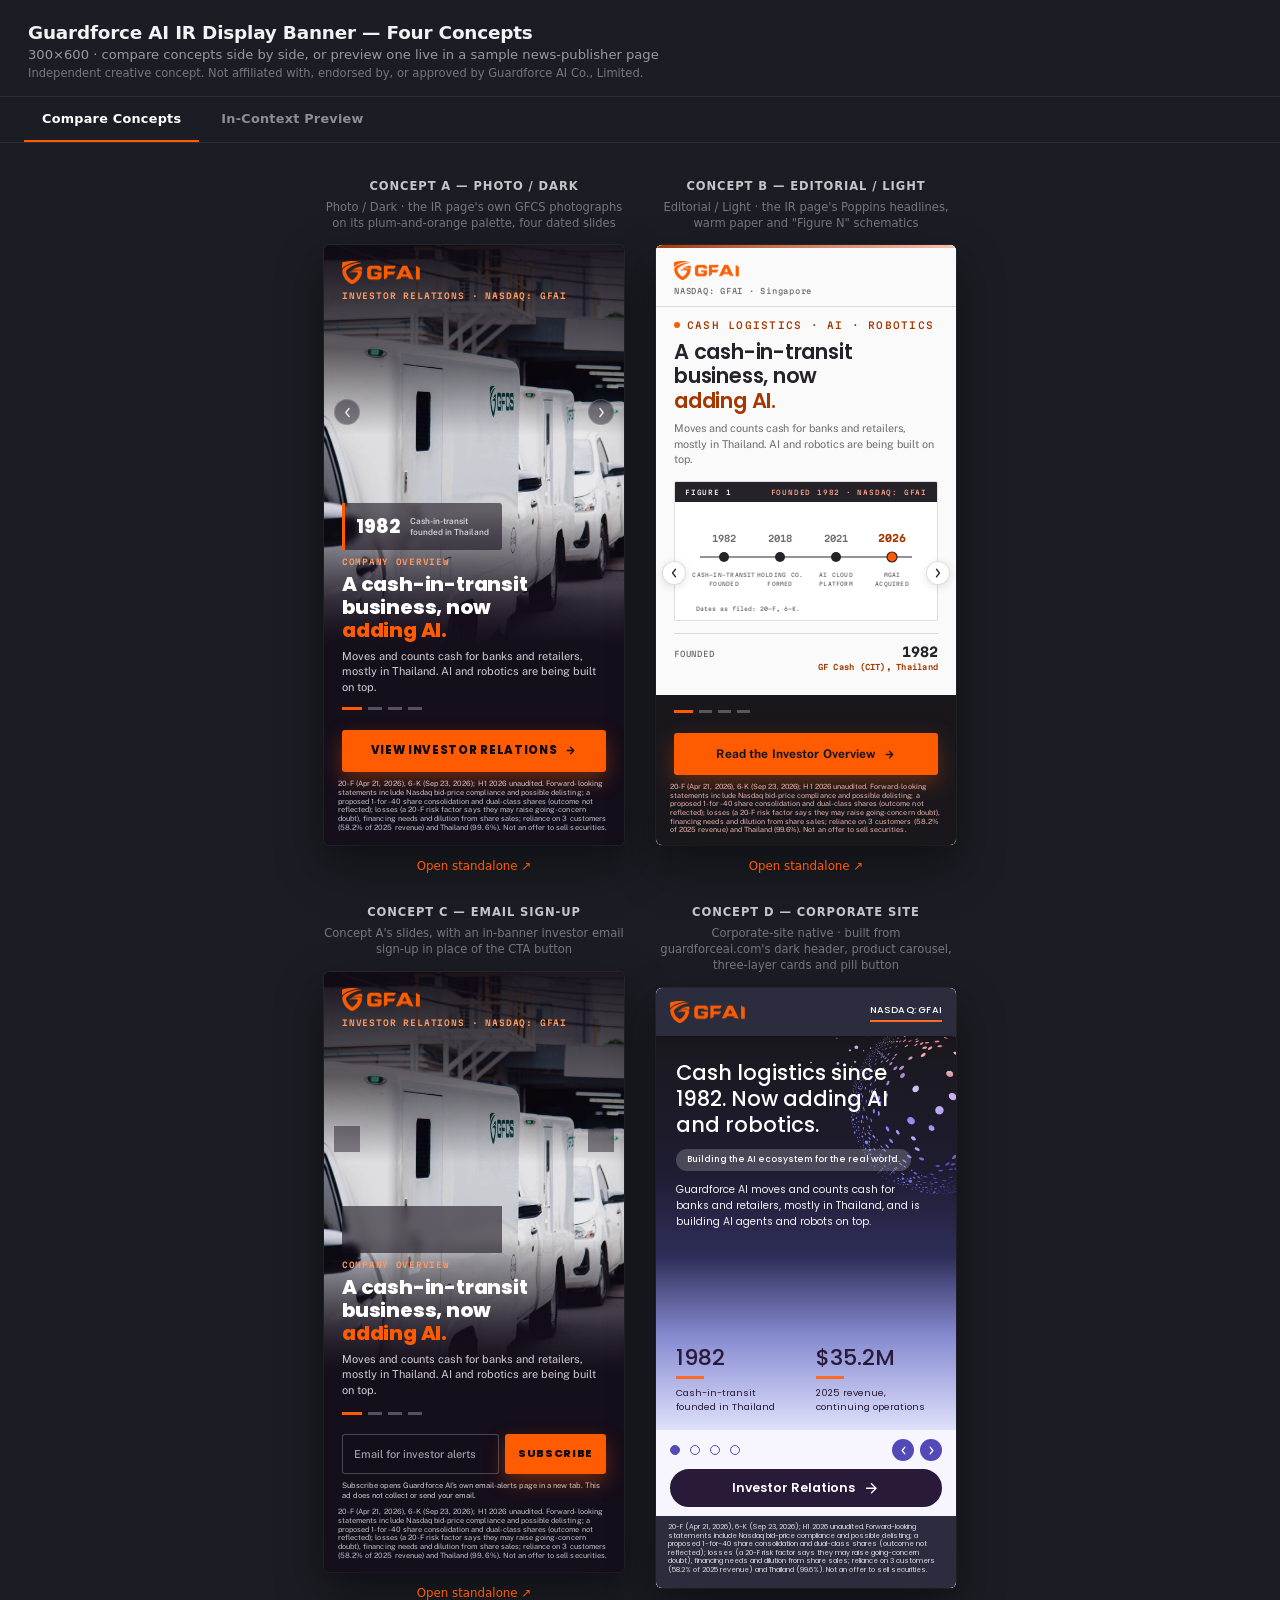
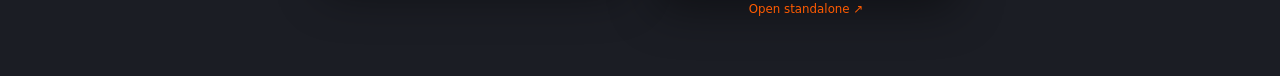
<file: index.html>
<!DOCTYPE html>
<html lang="en">
<head>
<meta name="robots" content="noindex,nofollow">
<meta charset="UTF-8">
<meta name="viewport" content="width=device-width,initial-scale=1">
<meta name="ir-banner-company" content="Guardforce AI Co., Limited">
<link rel="icon" href="data:,">
<title>Guardforce AI IR Banner — Concept Comparison</title>
<style>
  :root { --ui-accent:#ff5b00; }
  * { margin:0; padding:0; box-sizing:border-box; }
  html, body {
    height:100%;
    background:#1b1d24;
    font-family:-apple-system, BlinkMacSystemFont, 'Segoe UI', system-ui, sans-serif;
    color:#f2f3f5;
  }
  header {
    padding:22px 28px 16px;
    border-bottom:1px solid rgba(255,255,255,0.08);
  }
  header h1 { font-size:1.15rem; font-weight:700; letter-spacing:-0.01em; }
  header p { margin-top:4px; font-size:0.82rem; color:rgba(255,255,255,0.55); }
  header p.pitch-note { font-size:0.72rem; color:rgba(255,255,255,0.4); }

  /* ---- tabs ---- */
  .tabs {
    display:flex;
    gap:4px;
    padding:0 24px;
    border-bottom:1px solid rgba(255,255,255,0.08);
  }
  .tab-btn {
    background:none;
    border:0;
    font-family:inherit;
    color:rgba(255,255,255,0.5);
    font-size:0.8rem;
    font-weight:700;
    letter-spacing:0.02em;
    padding:14px 18px;
    cursor:pointer;
    border-bottom:2px solid transparent;
    transition:color 0.15s ease;
  }
  .tab-btn:hover { color:rgba(255,255,255,0.8); }
  .tab-btn.active { color:#fff; border-bottom-color:var(--ui-accent); }
  .tab-panel { display:none; }
  .tab-panel.active { display:block; }

  main {
    display:flex;
    flex-wrap:wrap;
    gap:32px;
    justify-content:center;
    padding:36px 24px 60px;
  }
  /* four 300px frames need about 1344px of width; below that, wrap 2 + 2 rather than 3 + 1 */
  @media (max-width:1343px) { main { max-width:700px; margin:0 auto; } }
  .col { display:flex; flex-direction:column; align-items:center; gap:14px; }
  .col h2 {
    font-size:0.72rem;
    font-weight:700;
    letter-spacing:0.08em;
    text-transform:uppercase;
    color:rgba(255,255,255,0.75);
  }
  .col .tag {
    max-width:300px;
    min-height:2.8em;
    font-size:0.72rem;
    line-height:1.4;
    text-align:center;
    color:rgba(255,255,255,0.4);
    margin-top:-8px;
  }
  .frame-wrap {
    width:300px;
    height:600px;
    border-radius:6px;
    overflow:hidden;
    box-shadow:0 20px 48px rgba(0,0,0,0.45), 0 0 0 1px rgba(255,255,255,0.06);
    background:#000;
  }
  iframe { width:300px; height:600px; border:0; display:block; }
  .col a {
    font-size:0.74rem;
    color:var(--ui-accent);
    text-decoration:none;
  }
  .col a:hover { text-decoration:underline; }

  /* ---- in-context preview panel ---- */
  .preview-intro {
    text-align:center;
    padding:28px 24px 0;
  }
  .preview-intro p {
    font-size:0.82rem;
    color:rgba(255,255,255,0.55);
    max-width:560px;
    margin:0 auto;
  }
  .concept-switch {
    display:flex;
    flex-wrap:wrap;
    gap:10px;
    justify-content:center;
    padding:18px 24px 0;
  }
  .concept-btn {
    background:rgba(255,255,255,0.06);
    border:1px solid rgba(255,255,255,0.14);
    color:rgba(255,255,255,0.65);
    font-family:inherit;
    font-size:0.76rem;
    font-weight:700;
    letter-spacing:0.02em;
    padding:9px 16px;
    border-radius:20px;
    cursor:pointer;
    transition:all 0.15s ease;
  }
  .concept-btn:hover { border-color:rgba(255,255,255,0.3); }
  .concept-btn.active { background:var(--ui-accent); border-color:var(--ui-accent); color:#0c1015; }

  .preview-wrap {
    max-width:1180px;
    margin:24px auto 12px;
    padding:0 24px;
  }
  .preview-frame-outer {
    border-radius:6px;
    overflow:hidden;
    box-shadow:0 20px 48px rgba(0,0,0,0.45), 0 0 0 1px rgba(255,255,255,0.06);
  }
  #preview-iframe {
    width:100%;
    height:950px;
    border:0;
    display:block;
    background:#fff;
  }
  .preview-footer {
    text-align:center;
    padding:14px 24px 60px;
  }
  .preview-footer a {
    font-size:0.74rem;
    color:var(--ui-accent);
    text-decoration:none;
  }
  .preview-footer a:hover { text-decoration:underline; }
</style>
</head>
<body>

<header>
  <h1>Guardforce AI IR Display Banner — Four Concepts</h1>
  <p>300×600 · compare concepts side by side, or preview one live in a sample news-publisher page</p>
  <p class="pitch-note">Independent creative concept. Not affiliated with, endorsed by, or approved by Guardforce AI Co., Limited.</p>
</header>

<div class="tabs">
  <button type="button" class="tab-btn active" data-tab="compare">Compare Concepts</button>
  <button type="button" class="tab-btn" data-tab="preview">In-Context Preview</button>
</div>

<section class="tab-panel active" id="tab-compare">
  <main>
    <div class="col">
      <h2>Concept A — Photo / Dark</h2>
      <span class="tag">Photo / Dark · the IR page&#x27;s own GFCS photographs on its plum-and-orange palette, four dated slides</span>
      <div class="frame-wrap">
        <iframe src="concept-a-photo/index.html" title="Guardforce AI banner — photo concept"></iframe>
      </div>
      <a href="concept-a-photo/index.html" target="_blank" rel="noopener">Open standalone ↗</a>
    </div>

    <div class="col">
      <h2>Concept B — Editorial / Light</h2>
      <span class="tag">Editorial / Light · the IR page&#x27;s Poppins headlines, warm paper and &quot;Figure N&quot; schematics</span>
      <div class="frame-wrap">
        <iframe src="concept-b-editorial/index.html" title="Guardforce AI banner — editorial concept"></iframe>
      </div>
      <a href="concept-b-editorial/index.html" target="_blank" rel="noopener">Open standalone ↗</a>
    </div>

    <div class="col">
      <h2>Concept C — Email Sign-up</h2>
      <span class="tag">Concept A&#x27;s slides, with an in-banner investor email sign-up in place of the CTA button</span>
      <div class="frame-wrap">
        <iframe src="concept-c-dashboard/index.html" title="Guardforce AI banner — email sign-up concept"></iframe>
      </div>
      <a href="concept-c-dashboard/index.html" target="_blank" rel="noopener">Open standalone ↗</a>
    </div>

    <div class="col">
      <h2>Concept D — Corporate Site</h2>
      <span class="tag">Corporate-site native · built from guardforceai.com&#x27;s dark header, product carousel, three-layer cards and pill button</span>
      <div class="frame-wrap">
        <iframe src="concept-d-corporate/index.html" title="Guardforce AI banner — corporate-site concept"></iframe>
      </div>
      <a href="concept-d-corporate/index.html" target="_blank" rel="noopener">Open standalone ↗</a>
    </div>
  </main>
</section>

<section class="tab-panel" id="tab-preview">
  <div class="preview-intro">
    <p>A sample news-publisher article page with the banner dropped into the right-rail ad slot — the way it would actually sit alongside real editorial content. Switch concepts below.</p>
  </div>

  <div class="concept-switch">
    <button type="button" class="concept-btn active" data-concept="a">Concept A — Photo</button>
    <button type="button" class="concept-btn" data-concept="b">Concept B — Editorial</button>
    <button type="button" class="concept-btn" data-concept="c">Concept C — Email Sign-up</button>
    <button type="button" class="concept-btn" data-concept="d">Concept D — Corporate Site</button>
  </div>

  <div class="preview-wrap">
    <div class="preview-frame-outer">
      <iframe id="preview-iframe" src="context-preview/news.html?concept=a" title="Guardforce AI banner — in-context publisher preview"></iframe>
    </div>
  </div>

  <div class="preview-footer">
    <a id="preview-open-link" href="context-preview/news.html?concept=a" target="_blank" rel="noopener">Open standalone ↗</a>
  </div>
</section>

<script>
  document.querySelectorAll('.tab-btn').forEach(function (btn) {
    btn.addEventListener('click', function () {
      document.querySelectorAll('.tab-btn').forEach(function (b) { b.classList.remove('active') })
      document.querySelectorAll('.tab-panel').forEach(function (p) { p.classList.remove('active') })
      btn.classList.add('active')
      document.getElementById('tab-' + btn.dataset.tab).classList.add('active')
    })
  })

  document.querySelectorAll('.concept-btn').forEach(function (btn) {
    btn.addEventListener('click', function () {
      document.querySelectorAll('.concept-btn').forEach(function (b) { b.classList.remove('active') })
      btn.classList.add('active')
      var url = 'context-preview/news.html?concept=' + btn.dataset.concept
      document.getElementById('preview-iframe').src = url
      document.getElementById('preview-open-link').href = url
    })
  })
</script>

</body>
</html>
</file>
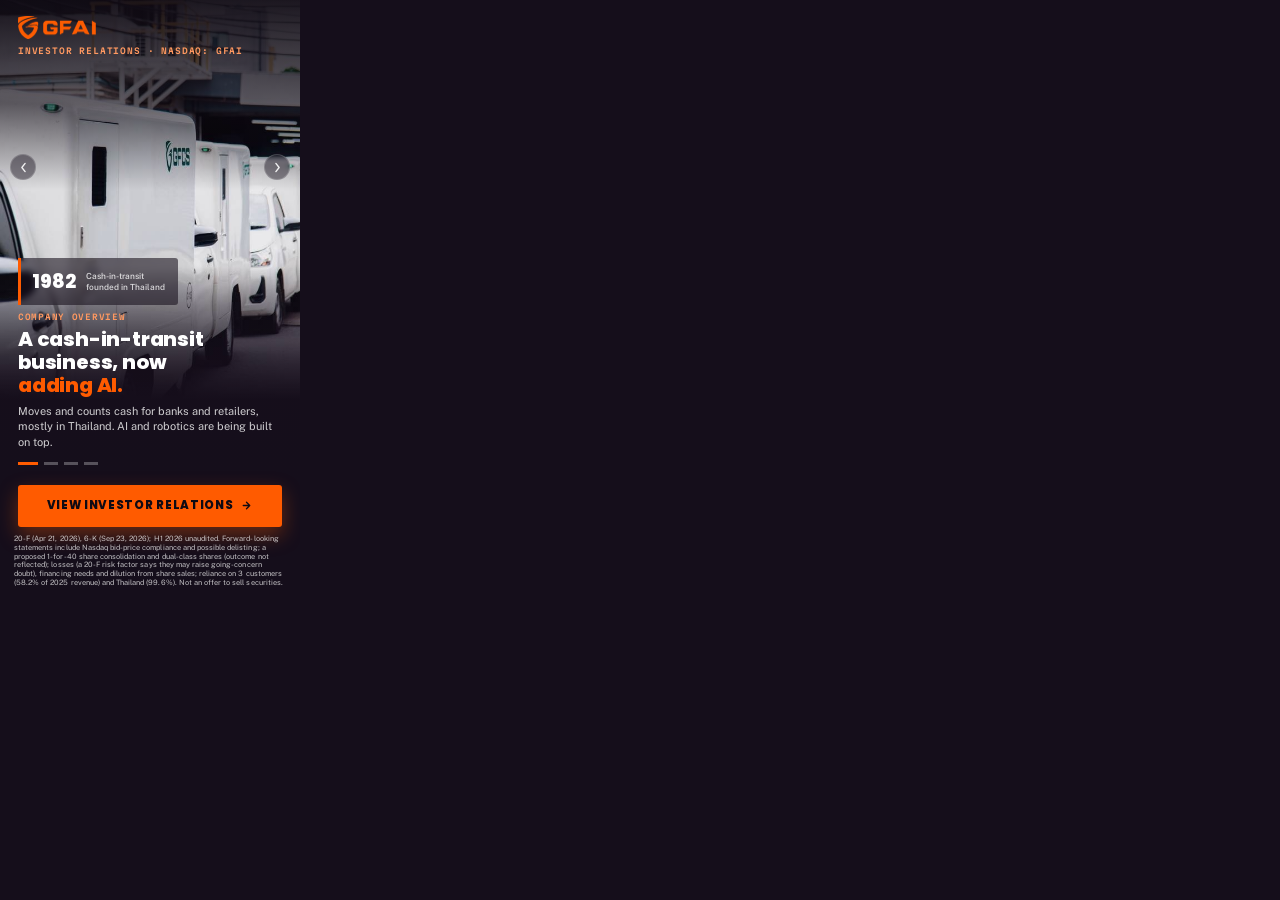
<file: concept-a-photo/index.html>
<!DOCTYPE html>
<html lang="en">
<head>
<meta name="robots" content="noindex,nofollow">
<meta charset="UTF-8">
<meta name="ad.size" content="width=300,height=600">
<meta http-equiv="X-UA-Compatible" content="IE=Edge">
<meta name="viewport" content="width=300,initial-scale=1">
<link rel="icon" href="data:,">
<title>Guardforce AI Co., Limited — Investor Relations</title>
<link rel="preconnect" href="https://fonts.googleapis.com">
<link rel="preconnect" href="https://fonts.gstatic.com" crossorigin>
<link href="https://fonts.googleapis.com/css2?family=Poppins:wght@600;700;800&amp;family=Public+Sans:wght@400;500;600&amp;family=Martian+Mono:wght@500;600&amp;display=swap" rel="stylesheet">
<link rel="stylesheet" href="style.css">
</head>
<body>

<!--
  Guardforce AI Co., Limited — IR display banner, 300x600 — Concept A: Photo / Dark.
  Promotes: https://media-console-group.github.io/guardforceai-ir-concept/
  Full-bleed real photography per slide (the IR page's own GFCS photographs: Ken Burns zoom + scrims),
  a floating stat chip, persistent logo/ticker chrome, CTA and a forward-looking-statements line.
  No persistent stat row: the company carries a Nasdaq bid-price deficiency, a live at-the-market programme
  and continuing losses, so no headline figure rides on every frame without its qualifiers; the height
  pays for a legible disclosure instead. Concept C is generated from this file
  (scripts/build_concept_c.py), so re-run that after every edit here (this file is written by .tmp/gen_a.py).
  Every slide's copy and stat comes from the IR page, whose figures are the company's 20-F and 6-K (see .tmp/facts.md).
-->

<div id="banner" aria-label="Guardforce AI Co., Limited investor relations advertisement">

  <div id="slides">
    <!-- Slide 1 — Overview -->
    <section class="slide" data-index="0">
      <img class="slide-bg" src="assets/slide-1.jpg" alt="GFCS armoured cash-in-transit vans lined up outside a cash centre loading bay">
      <div class="slide-scrim-top"></div>
      <div class="slide-scrim-bottom"></div>
      <div class="slide-copy">
        <div class="mid-chip">
          <span class="chip-num">1982</span>
          <span class="chip-label">Cash-in-transit<br>founded in Thailand</span>
        </div>
        <div class="copy-bottom">
          <div class="kicker">Company overview</div>
          <h1>A cash-in-transit<br>business, now<br><em>adding&nbsp;AI.</em></h1>
          <p>Moves and counts cash for banks and retailers, mostly in Thailand. AI and robotics are being built on top.</p>
        </div>
      </div>
    </section>
    <!-- Slide 2 — Revenue -->
    <section class="slide" data-index="1">
      <img class="slide-bg" src="assets/slide-2.jpg" alt="A GFCS cash-processing employee squares a strapped bundle of Thai banknotes">
      <div class="slide-scrim-top"></div>
      <div class="slide-scrim-bottom"></div>
      <div class="slide-copy">
        <div class="mid-chip">
          <span class="chip-num">$18.3<em>M</em></span>
          <span class="chip-label">H1 2026 revenue<br>+6.4%, unaudited</span>
        </div>
        <div class="copy-bottom">
          <div class="kicker">Six months to Jun 30, 2026</div>
          <h1>Revenue up 6.4%,<br>almost all from<br><em>cash&nbsp;logistics.</em></h1>
          <p>$18.3M vs $17.2M a year earlier (restated). Secured logistics was 98.7% of it. Net loss widened to $3.1M from $2.2M.</p>
        </div>
      </div>
    </section>
    <!-- Slide 3 — Smart Cash and AI -->
    <section class="slide" data-index="2">
      <img class="slide-bg" src="assets/slide-3.jpg" alt="GFCS Smart Cash machines, green and white, in a bright retail interior">
      <div class="slide-scrim-top"></div>
      <div class="slide-scrim-bottom"></div>
      <div class="slide-copy">
        <div class="mid-chip">
          <span class="chip-num">$4.4<em>M</em></span>
          <span class="chip-label">Smart Cash revenue<br>2025, up 13.9%</span>
        </div>
        <div class="copy-bottom">
          <div class="kicker">Smart Cash · AI · Robotics</div>
          <h1>Cash machines<br>are growing.<br><em>AI&nbsp;is&nbsp;still&nbsp;small.</em></h1>
          <p>Smart Cash Solution revenue: $4.4M in 2025. AI &amp; Robotics segment revenue: $0.28M, 0.8% of the total.</p>
        </div>
      </div>
    </section>
    <!-- Slide 4 — Cash and listing -->
    <section class="slide" data-index="3">
      <img class="slide-bg" src="assets/slide-4.jpg" alt="GFCS cash-in-transit vans in a line leaving a loading bay">
      <div class="slide-scrim-top"></div>
      <div class="slide-scrim-bottom"></div>
      <div class="slide-copy">
        <div class="mid-chip">
          <span class="chip-num">$21.3<em>M</em></span>
          <span class="chip-label">Cash, Jun 30, 2026<br>Unaudited</span>
        </div>
        <div class="copy-bottom">
          <div class="kicker">Cash · Losses · Listing</div>
          <h1>$21.3M in cash,<br>a $3.1M H1 loss,<br><em>a&nbsp;Nasdaq&nbsp;notice.</em></h1>
          <p>Nasdaq&rsquo;s second 180 days to meet the $1.00 minimum bid end Dec 7, 2026. Delisting is possible.</p>
        </div>
      </div>
    </section>

  </div>

  <!-- Persistent chrome — sits above the rotating slides -->
  <header id="top-bar" class="reveal" data-delay="0">
    <div id="logo">
      <img class="lockup" src="assets/gfai-logo.png" width="78" height="23" alt="Guardforce AI">
    </div>
    <div id="eyebrow">INVESTOR&nbsp;RELATIONS&nbsp;·&nbsp;NASDAQ:&nbsp;GFAI</div>
  </header>

  <button type="button" class="nav-arrow" id="arrow-prev" aria-label="Previous slide">
    <svg viewBox="0 0 16 16"><path d="M10 3 6 8l4 5" stroke="currentColor" stroke-width="1.7" fill="none" stroke-linecap="round" stroke-linejoin="round"/></svg>
  </button>
  <button type="button" class="nav-arrow" id="arrow-next" aria-label="Next slide">
    <svg viewBox="0 0 16 16"><path d="M6 3l4 5-4 5" stroke="currentColor" stroke-width="1.7" fill="none" stroke-linecap="round" stroke-linejoin="round"/></svg>
  </button>

  <div id="bottom-fixed" class="reveal" data-delay="4">
    <div id="dots" role="tablist" aria-label="Slide selector">
      <button class="dot active" data-index="0" aria-label="Slide 1: Overview"></button>
      <button class="dot" data-index="1" aria-label="Slide 2: Revenue"></button>
      <button class="dot" data-index="2" aria-label="Slide 3: Smart Cash and AI"></button>
      <button class="dot" data-index="3" aria-label="Slide 4: Cash and listing"></button>
    </div>

    <a href="#" id="cta">
      <span>View Investor Relations</span>
      <svg viewBox="0 0 16 16" id="cta-arrow" aria-hidden="true"><path d="M4 8h8M8 4l4 4-4 4" stroke="currentColor" stroke-width="1.6" fill="none" stroke-linecap="round" stroke-linejoin="round"/></svg>
    </a>
    <p id="disclosure">20-F (Apr 21, 2026), 6-K (Sep 23, 2026); H1 2026 unaudited. Forward-looking statements include Nasdaq bid-price compliance and possible delisting; a proposed 1-for-40 share consolidation and dual-class shares (outcome not reflected); losses (a 20-F risk factor says they may raise going-concern doubt), financing needs and dilution from share sales; reliance on 3 customers (58.2% of 2025 revenue) and Thailand (99.6%). Not an offer to sell securities.</p>
  </div>

  <!-- Standard HTML5-ad click-tag plumbing -->
  <div id="click-tag-wrapper"></div>
</div>

<script src="script.js"></script>
</body>
</html>
</file>
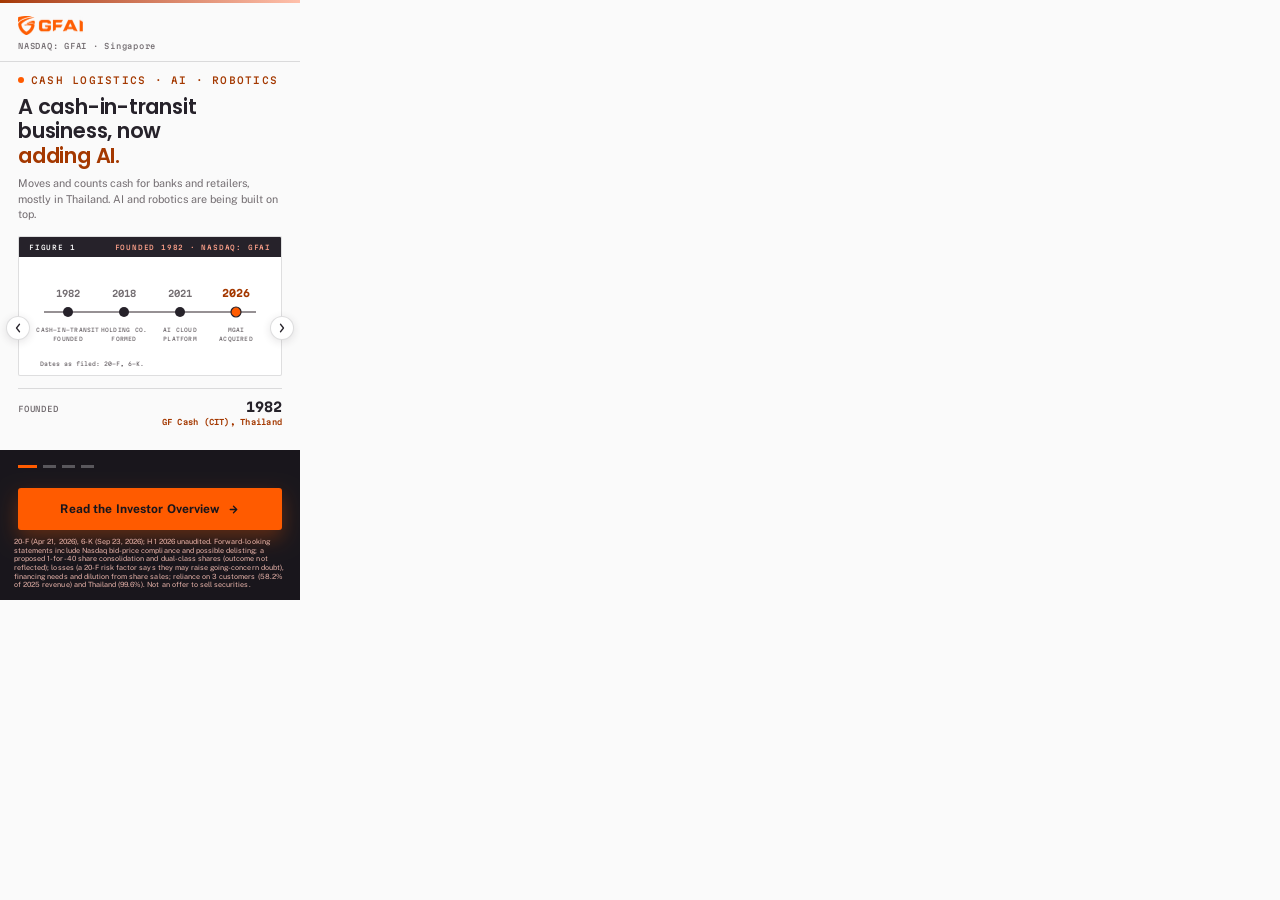
<file: concept-b-editorial/index.html>
<!DOCTYPE html>
<html lang="en">
<head>
<meta name="robots" content="noindex,nofollow">
<meta charset="UTF-8">
<meta name="ad.size" content="width=300,height=600">
<meta http-equiv="X-UA-Compatible" content="IE=Edge">
<meta name="viewport" content="width=300,initial-scale=1">
<link rel="icon" href="data:,">
<title>Guardforce AI Co., Limited — Investor Overview</title>
<link rel="preconnect" href="https://fonts.googleapis.com">
<link rel="preconnect" href="https://fonts.gstatic.com" crossorigin>
<link href="https://fonts.googleapis.com/css2?family=Poppins:wght@600;700&amp;family=Public+Sans:wght@400;500;600;700&amp;family=Martian+Mono:wght@400;500;600&amp;display=swap" rel="stylesheet">
<link rel="stylesheet" href="style.css">
</head>
<body>

<!--
  Guardforce AI Co., Limited — IR display banner, 300x600 — Concept B: Editorial / Light.
  Promotes: https://media-console-group.github.io/guardforceai-ir-concept/
  Annual-report styling taken from the IR page: Poppins headlines, warm paper, mono figure captions, one
  inline-SVG "Figure N" per slide in one line weight and palette, dark closing CTA band. Figures are drawn to the
  filed amounts (H1 2026 revenue by service line, 2025 segment revenue, H1 revenue and net loss); .tmp/gen_b.py
  writes this file and .tmp/audit_numbers.py reads the bar geometry back out of it.
-->

<div id="banner" aria-label="Guardforce AI Co., Limited investor relations advertisement">

  <div id="top-rule"></div>

  <header id="top-bar" class="reveal" data-delay="0">
    <div id="logo">
      <img class="lockup" src="assets/gfai-logo.png" width="65" height="19" alt="Guardforce AI">
    </div>
    <div id="masthead">NASDAQ:&nbsp;GFAI&nbsp;·&nbsp;Singapore</div>
  </header>

  <div id="slides">
    <!-- Slide 1 — Cover -->
    <section class="slide" data-index="0">
      <div class="slide-copy">
        <p class="eyebrow">Cash logistics · AI · Robotics</p>
        <h1>A cash-in-transit<br>business, now<br><em>adding&nbsp;AI.</em></h1>
        <p class="lead">Moves and counts cash for banks and retailers, mostly in Thailand. AI and robotics are being built on top.</p>

        <figure class="fig-card">
          <div class="fig-bar"><span>Figure 1</span><span>Founded 1982 · Nasdaq: GFAI</span></div>
          <div class="fig-body">
            <svg viewBox="0 0 240 104">
              <path class="fig-rail" d="M14 46 H226"/>
              <circle class="tl-dot" cx="38" cy="46" r="5"/><text class="fig-bar-label" x="38" y="31" text-anchor="middle">1982</text><text class="tl-cap" x="38" y="66" text-anchor="middle">CASH-IN-TRANSIT</text><text class="tl-cap" x="38" y="75" text-anchor="middle">FOUNDED</text><circle class="tl-dot" cx="94" cy="46" r="5"/><text class="fig-bar-label" x="94" y="31" text-anchor="middle">2018</text><text class="tl-cap" x="94" y="66" text-anchor="middle">HOLDING CO.</text><text class="tl-cap" x="94" y="75" text-anchor="middle">FORMED</text><circle class="tl-dot" cx="150" cy="46" r="5"/><text class="fig-bar-label" x="150" y="31" text-anchor="middle">2021</text><text class="tl-cap" x="150" y="66" text-anchor="middle">AI CLOUD</text><text class="tl-cap" x="150" y="75" text-anchor="middle">PLATFORM</text><circle class="tl-now" cx="206" cy="46" r="5"/><text class="fig-bar-label strong" x="206" y="31" text-anchor="middle">2026</text><text class="tl-cap" x="206" y="66" text-anchor="middle">MGAI</text><text class="tl-cap" x="206" y="75" text-anchor="middle">ACQUIRED</text>
              <text class="leg dim" x="10" y="100">Dates as filed: 20-F, 6-K.</text>
            </svg>
          </div>
        </figure>

        <dl class="kf">
          <dt>Founded</dt>
          <dd>1982 <em>GF Cash (CIT), Thailand</em></dd>
        </dl>
      </div>
    </section>
    <!-- Slide 2 — Revenue -->
    <section class="slide" data-index="1">
      <div class="slide-copy">
        <p class="eyebrow">Fig. 02 · Revenue, H1 2026</p>
        <h1>Revenue up 6.4%,<br>almost all from<br><em>cash&nbsp;logistics.</em></h1>
        <p class="lead">$18.3M vs $17.2M a year earlier (restated, unaudited). Secured logistics was 98.7% of it. Net loss widened to $3.1M from $2.2M.</p>

        <figure class="fig-card">
          <div class="fig-bar"><span>Figure 2</span><span>One strap · $18.27M</span></div>
          <div class="fig-body">
            <svg viewBox="0 0 240 114"><path class="fig-lead" d="M228.5 28 V17"/><text class="seg-call" x="232" y="12" text-anchor="end">AI &amp; ROBOTICS 1.3%</text><rect class="s1" x="10.00" y="28" width="103.45" height="20"/><rect class="s2" x="113.45" y="28" width="41.86" height="20"/><rect class="s3" x="155.31" y="28" width="28.91" height="20"/><rect class="s4" x="184.22" y="28" width="27.56" height="20"/><rect class="s5" x="211.78" y="28" width="15.22" height="20"/><rect class="s6" x="227.00" y="28" width="2.91" height="20"/><text class="seg-lab" x="61.7" y="40.4" text-anchor="middle">47.0%</text><text class="seg-lab" x="134.4" y="40.4" text-anchor="middle">19.0%</text><text class="seg-lab" x="169.8" y="40.4" text-anchor="middle">13.1%</text><text class="seg-lab dk" x="198.0" y="40.4" text-anchor="middle">12.5%</text><rect class="s1" x="10" y="64" width="6" height="6"/><text class="leg" x="20" y="70">Cash-in-transit 47.0%</text><rect class="s2" x="128" y="64" width="6" height="6"/><text class="leg" x="138" y="70">ATM management 19.0%</text><rect class="s3" x="10" y="78" width="6" height="6"/><text class="leg" x="20" y="84">Cash processing 13.1%</text><rect class="s4" x="128" y="78" width="6" height="6"/><text class="leg" x="138" y="84">Smart Cash 12.5%</text><rect class="s5" x="10" y="92" width="6" height="6"/><text class="leg" x="20" y="98">Cash centres 6.9%</text><rect class="s6" x="128" y="92" width="6" height="6"/><text class="leg" x="138" y="98">AI & robotics 1.3%</text><text class="leg dim" x="10" y="108">Other lines 0.04%. Grouped from filed lines.</text></svg>
          </div>
        </figure>

        <dl class="kf">
          <dt>H1 2026 revenue</dt>
          <dd>$18.3M <em>+6.4% · unaudited</em></dd>
        </dl>
      </div>
    </section>
    <!-- Slide 3 — Smart Cash and AI -->
    <section class="slide" data-index="2">
      <div class="slide-copy">
        <p class="eyebrow">Fig. 03 · Smart Cash, AI</p>
        <h1>Cash machines<br>are growing.<br><em>AI&nbsp;is&nbsp;still&nbsp;small.</em></h1>
        <p class="lead">Smart Cash Solution revenue was $4.4M in 2025, up 13.9%. AI &amp; Robotics segment revenue was $0.28M, 0.8% of the total.</p>

        <figure class="fig-card">
          <div class="fig-bar"><span>Figure 3</span><span>Revenue by line · 2025</span></div>
          <div class="fig-body">
            <svg viewBox="0 0 240 104">
              <text class="fig-bar-year l" x="8" y="14">SMART CASH SOLUTION · 2025</text>
              <rect class="fig-bar-now" x="8" y="20" width="224" height="18"/>
              <text class="seg-lab" x="226" y="32" text-anchor="end">$4.44M · +13.9%</text>
              <text class="fig-bar-year l" x="8" y="62">AI &amp; ROBOTICS SEGMENT · 2025</text>
              <rect class="fig-bar-ai" x="8" y="68" width="14.3" height="18"/>
              <text class="fig-bar-label" x="28.3" y="81">$0.28M · 0.8% of revenue</text>
              <text class="leg dim" x="8" y="100">Same scale. Segment revenue as filed.</text>
            </svg>
          </div>
        </figure>

        <dl class="kf">
          <dt>AI &amp; Robotics share</dt>
          <dd>0.8% <em>of 2025 revenue</em></dd>
        </dl>
      </div>
    </section>
    <!-- Slide 4 — Financials -->
    <section class="slide" data-index="3">
      <div class="slide-copy">
        <p class="eyebrow">Fig. 04 · H1 2026, Unaudited</p>
        <h1>Revenue up 6.4%.<br><em>Net&nbsp;loss&nbsp;up&nbsp;40%.</em></h1>
        <p class="lead">Cash was $21.3M at Jun 30, 2026, from $24.5M at Dec 31, 2025. Nasdaq&rsquo;s bid-price deadline is Dec 7, 2026; delisting is possible.</p>

        <figure class="fig-card">
          <div class="fig-bar"><span>Figure 4</span><span>Revenue and net loss · $</span></div>
          <div class="fig-body">
            <svg viewBox="0 0 240 110">
              <line class="fig-base" x1="10" y1="78" x2="230" y2="78"/>
              <rect class="fig-bar-prior" x="26" y="27.3" width="30" height="50.7"/><text class="fig-bar-label sm" x="41" y="23.3" text-anchor="middle">$17.2M</text><text class="fig-bar-year sm" x="41" y="88" text-anchor="middle">H1 2025</text>
              <rect class="fig-bar-now" x="78" y="24.0" width="30" height="54.0"/><text class="fig-bar-label sm strong" x="93" y="20.0" text-anchor="middle">$18.3M</text><text class="fig-bar-year sm" x="93" y="88" text-anchor="middle">H1 2026</text>
              <text class="fig-bar-year l" x="71" y="103" text-anchor="middle">REVENUE</text>
              <rect class="fig-bar-prior" x="140" y="71.4" width="30" height="6.6"/><text class="fig-bar-label sm" x="155" y="67.4" text-anchor="middle">$2.2M</text><text class="fig-bar-year sm" x="155" y="88" text-anchor="middle">H1 2025</text>
              <rect class="fig-bar-loss" x="192" y="68.8" width="30" height="9.2"/><text class="fig-bar-label sm" x="207" y="64.8" text-anchor="middle">$3.1M</text><text class="fig-bar-year sm" x="207" y="88" text-anchor="middle">H1 2026</text>
              <text class="fig-bar-year l" x="197" y="103" text-anchor="middle">NET LOSS</text>
            </svg>
          </div>
        </figure>

        <dl class="kf">
          <dt>Cash, Jun 30, 2026</dt>
          <dd>$21.3M <em>Dec 31, 2025: $24.5M</em></dd>
        </dl>
      </div>
    </section>

  </div>

  <button type="button" class="nav-arrow" id="arrow-prev" aria-label="Previous slide">
    <svg viewBox="0 0 16 16"><path d="M10 3 6 8l4 5" stroke="currentColor" stroke-width="1.7" fill="none" stroke-linecap="round" stroke-linejoin="round"/></svg>
  </button>
  <button type="button" class="nav-arrow" id="arrow-next" aria-label="Next slide">
    <svg viewBox="0 0 16 16"><path d="M6 3l4 5-4 5" stroke="currentColor" stroke-width="1.7" fill="none" stroke-linecap="round" stroke-linejoin="round"/></svg>
  </button>

  <div id="dots" class="reveal" role="tablist" aria-label="Slide selector">
    <button class="dot active" data-index="0" aria-label="Slide 1: Cover"></button>
    <button class="dot" data-index="1" aria-label="Slide 2: Revenue"></button>
    <button class="dot" data-index="2" aria-label="Slide 3: Smart Cash and AI"></button>
    <button class="dot" data-index="3" aria-label="Slide 4: Financials"></button>
  </div>

  <div id="bottom-fixed" class="reveal" data-delay="1">
    <a href="#" id="cta">
      <span>Read the Investor Overview</span>
      <svg viewBox="0 0 16 16" id="cta-arrow" aria-hidden="true"><path d="M4 8h8M8 4l4 4-4 4" stroke="currentColor" stroke-width="1.6" fill="none" stroke-linecap="round" stroke-linejoin="round"/></svg>
    </a>
    <div id="fls">20-F (Apr 21, 2026), 6-K (Sep 23, 2026); H1 2026 unaudited. Forward-looking statements include Nasdaq bid-price compliance and possible delisting; a proposed 1-for-40 share consolidation and dual-class shares (outcome not reflected); losses (a 20-F risk factor says they may raise going-concern doubt), financing needs and dilution from share sales; reliance on 3 customers (58.2% of 2025 revenue) and Thailand (99.6%). Not an offer to sell securities.</div>
  </div>

  <!-- Standard HTML5-ad click-tag plumbing -->
  <div id="click-tag-wrapper"></div>
</div>

<script src="script.js"></script>
</body>
</html>
</file>
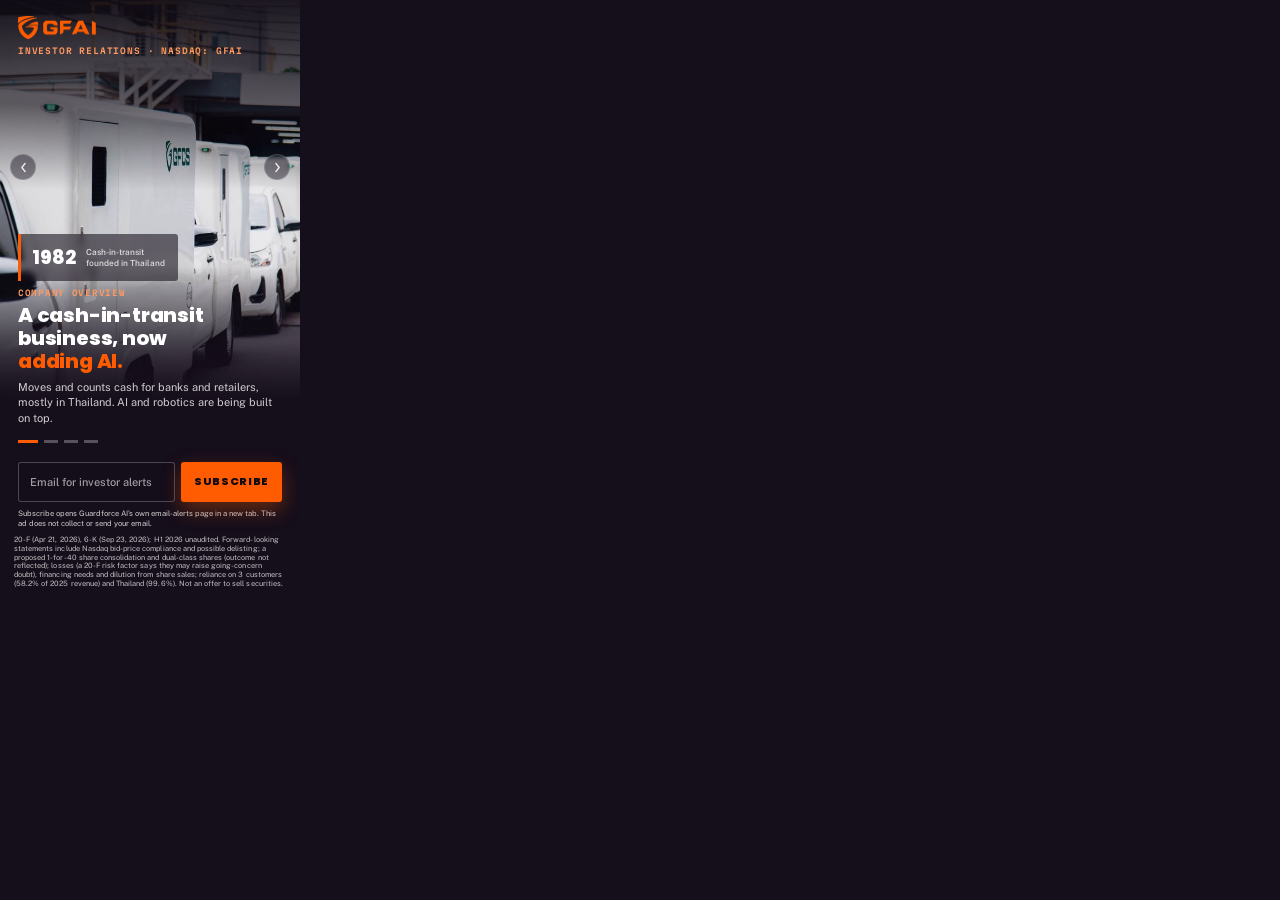
<file: concept-c-dashboard/index.html>
<!DOCTYPE html>
<html lang="en">
<head>
<meta name="robots" content="noindex,nofollow">
<meta charset="UTF-8">
<meta name="ad.size" content="width=300,height=600">
<meta http-equiv="X-UA-Compatible" content="IE=Edge">
<meta name="viewport" content="width=300,initial-scale=1">
<link rel="icon" href="data:,">
<title>Guardforce AI Co., Limited — Investor Alerts</title>
<link rel="preconnect" href="https://fonts.googleapis.com">
<link rel="preconnect" href="https://fonts.gstatic.com" crossorigin>
<link href="https://fonts.googleapis.com/css2?family=Poppins:wght@600;700;800&amp;family=Public+Sans:wght@400;500;600&amp;family=Martian+Mono:wght@500;600&amp;display=swap" rel="stylesheet">
<link rel="stylesheet" href="style.css">
</head>
<body>
<!-- GENERATED by build_concept_c.py from ../concept-a-photo/ (a-fingerprint: 1417eaa13797).
     Don't edit this file: edit Concept A and re-run the script. -->


<!--
  Guardforce AI Co., Limited — IR display banner, 300x600 — Concept C (Concept A + email sign-up): Photo / Dark.
  Promotes: https://media-console-group.github.io/guardforceai-ir-concept/
  Full-bleed real photography per slide (the IR page's own GFCS photographs: Ken Burns zoom + scrims),
  a floating stat chip, persistent logo/ticker chrome, CTA and a forward-looking-statements line.
  No persistent stat row: the company carries a Nasdaq bid-price deficiency, a live at-the-market programme
  and continuing losses, so no headline figure rides on every frame without its qualifiers; the height
  pays for a legible disclosure instead. Concept C is generated from this file
  (scripts/build_concept_c.py), so re-run that after every edit here (this file is written by .tmp/gen_a.py).
  Every slide's copy and stat comes from the IR page, whose figures are the company's 20-F and 6-K (see .tmp/facts.md).
-->

<div id="banner" aria-label="Guardforce AI Co., Limited investor relations advertisement with investor email alerts sign-up">

  <div id="slides">
    <!-- Slide 1 — Overview -->
    <section class="slide" data-index="0">
      <img class="slide-bg" src="assets/slide-1.jpg" alt="GFCS armoured cash-in-transit vans lined up outside a cash centre loading bay">
      <div class="slide-scrim-top"></div>
      <div class="slide-scrim-bottom"></div>
      <div class="slide-copy">
        <div class="mid-chip">
          <span class="chip-num">1982</span>
          <span class="chip-label">Cash-in-transit<br>founded in Thailand</span>
        </div>
        <div class="copy-bottom">
          <div class="kicker">Company overview</div>
          <h1>A cash-in-transit<br>business, now<br><em>adding&nbsp;AI.</em></h1>
          <p>Moves and counts cash for banks and retailers, mostly in Thailand. AI and robotics are being built on top.</p>
        </div>
      </div>
    </section>
    <!-- Slide 2 — Revenue -->
    <section class="slide" data-index="1">
      <img class="slide-bg" src="assets/slide-2.jpg" alt="A GFCS cash-processing employee squares a strapped bundle of Thai banknotes">
      <div class="slide-scrim-top"></div>
      <div class="slide-scrim-bottom"></div>
      <div class="slide-copy">
        <div class="mid-chip">
          <span class="chip-num">$18.3<em>M</em></span>
          <span class="chip-label">H1 2026 revenue<br>+6.4%, unaudited</span>
        </div>
        <div class="copy-bottom">
          <div class="kicker">Six months to Jun 30, 2026</div>
          <h1>Revenue up 6.4%,<br>almost all from<br><em>cash&nbsp;logistics.</em></h1>
          <p>$18.3M vs $17.2M a year earlier (restated). Secured logistics was 98.7% of it. Net loss widened to $3.1M from $2.2M.</p>
        </div>
      </div>
    </section>
    <!-- Slide 3 — Smart Cash and AI -->
    <section class="slide" data-index="2">
      <img class="slide-bg" src="assets/slide-3.jpg" alt="GFCS Smart Cash machines, green and white, in a bright retail interior">
      <div class="slide-scrim-top"></div>
      <div class="slide-scrim-bottom"></div>
      <div class="slide-copy">
        <div class="mid-chip">
          <span class="chip-num">$4.4<em>M</em></span>
          <span class="chip-label">Smart Cash revenue<br>2025, up 13.9%</span>
        </div>
        <div class="copy-bottom">
          <div class="kicker">Smart Cash · AI · Robotics</div>
          <h1>Cash machines<br>are growing.<br><em>AI&nbsp;is&nbsp;still&nbsp;small.</em></h1>
          <p>Smart Cash Solution revenue: $4.4M in 2025. AI &amp; Robotics segment revenue: $0.28M, 0.8% of the total.</p>
        </div>
      </div>
    </section>
    <!-- Slide 4 — Cash and listing -->
    <section class="slide" data-index="3">
      <img class="slide-bg" src="assets/slide-4.jpg" alt="GFCS cash-in-transit vans in a line leaving a loading bay">
      <div class="slide-scrim-top"></div>
      <div class="slide-scrim-bottom"></div>
      <div class="slide-copy">
        <div class="mid-chip">
          <span class="chip-num">$21.3<em>M</em></span>
          <span class="chip-label">Cash, Jun 30, 2026<br>Unaudited</span>
        </div>
        <div class="copy-bottom">
          <div class="kicker">Cash · Losses · Listing</div>
          <h1>$21.3M in cash,<br>a $3.1M H1 loss,<br><em>a&nbsp;Nasdaq&nbsp;notice.</em></h1>
          <p>Nasdaq&rsquo;s second 180 days to meet the $1.00 minimum bid end Dec 7, 2026. Delisting is possible.</p>
        </div>
      </div>
    </section>

  </div>

  <!-- Persistent chrome — sits above the rotating slides -->
  <header id="top-bar" class="reveal" data-delay="0">
    <div id="logo">
      <img class="lockup" src="assets/gfai-logo.png" width="78" height="23" alt="Guardforce AI">
    </div>
    <div id="eyebrow">INVESTOR&nbsp;RELATIONS&nbsp;·&nbsp;NASDAQ:&nbsp;GFAI</div>
  </header>

  <button type="button" class="nav-arrow" id="arrow-prev" aria-label="Previous slide">
    <svg viewBox="0 0 16 16"><path d="M10 3 6 8l4 5" stroke="currentColor" stroke-width="1.7" fill="none" stroke-linecap="round" stroke-linejoin="round"/></svg>
  </button>
  <button type="button" class="nav-arrow" id="arrow-next" aria-label="Next slide">
    <svg viewBox="0 0 16 16"><path d="M6 3l4 5-4 5" stroke="currentColor" stroke-width="1.7" fill="none" stroke-linecap="round" stroke-linejoin="round"/></svg>
  </button>

  <div id="bottom-fixed" class="reveal" data-delay="4">
    <div id="dots" role="tablist" aria-label="Slide selector">
      <button class="dot active" data-index="0" aria-label="Slide 1: Overview"></button>
      <button class="dot" data-index="1" aria-label="Slide 2: Revenue"></button>
      <button class="dot" data-index="2" aria-label="Slide 3: Smart Cash and AI"></button>
      <button class="dot" data-index="3" aria-label="Slide 4: Cash and listing"></button>
    </div>

    <!-- In-banner mailing-list sign-up, in the slot A uses for its CTA.
         Submits to SIGNUP_ENDPOINT in script.js; the error message swaps
         in for the consent line and the success state swaps in over the
         input row, so nothing shifts. -->
    <form id="signup" novalidate>
      <label class="sr-only" for="signup-email">Email address for Guardforce AI investor alerts</label>
      <div id="signup-row">
        <input type="email" id="signup-email" name="email" placeholder="Email for investor alerts" autocomplete="email" inputmode="email" spellcheck="false" required>
        <button type="submit" id="signup-btn">Subscribe</button>
        <div id="signup-done" aria-hidden="true">
          <svg viewBox="0 0 16 16" aria-hidden="true"><path d="M5 11 11 5M6.2 5H11v4.8" stroke="currentColor" stroke-width="1.8" fill="none" stroke-linecap="round" stroke-linejoin="round"/></svg>
          <span id="signup-done-text">Opened in a new tab: enter your email there.</span>
        </div>
      </div>
      <p id="signup-consent">Subscribe opens Guardforce AI's own email-alerts page in a new tab. This ad does not collect or send your email.</p>
      <p id="signup-msg" role="status" aria-live="polite"></p>
      <p id="fls-line">20-F (Apr 21, 2026), 6-K (Sep 23, 2026); H1 2026 unaudited. Forward-looking statements include Nasdaq bid-price compliance and possible delisting; a proposed 1-for-40 share consolidation and dual-class shares (outcome not reflected); losses (a 20-F risk factor says they may raise going-concern doubt), financing needs and dilution from share sales; reliance on 3 customers (58.2% of 2025 revenue) and Thailand (99.6%). Not an offer to sell securities.</p>
    </form>
  </div>

  <!-- Standard HTML5-ad click-tag plumbing -->
  <div id="click-tag-wrapper"></div>
</div>

<script src="script.js"></script>
</body>
</html>
</file>
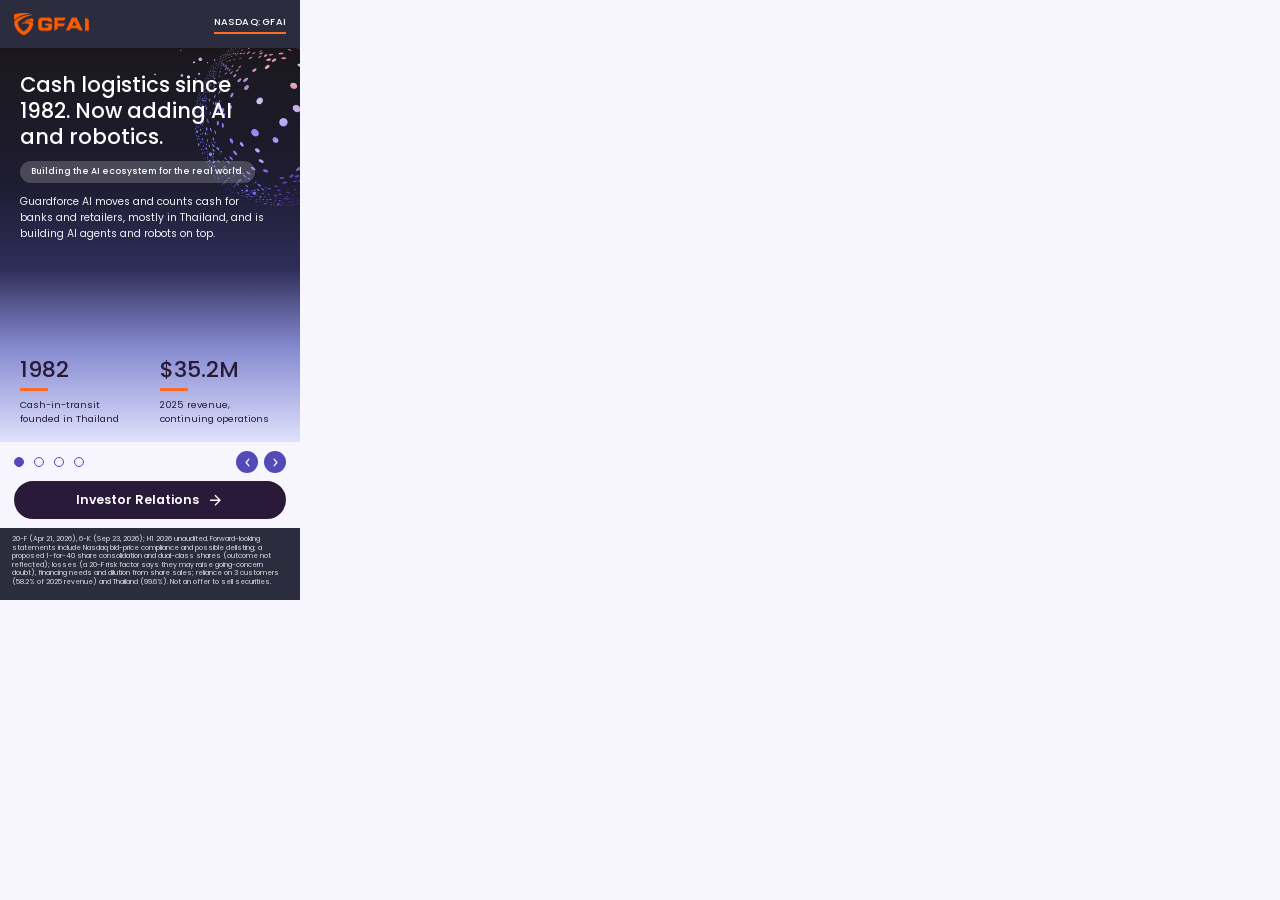
<file: concept-d-corporate/index.html>
<!DOCTYPE html>
<html lang="en">
<head>
<meta name="robots" content="noindex,nofollow">
<meta charset="UTF-8">
<meta name="ad.size" content="width=300,height=600">
<meta http-equiv="X-UA-Compatible" content="IE=Edge">
<meta name="viewport" content="width=300,initial-scale=1">
<link rel="icon" href="data:,">
<title>Guardforce AI Co., Limited — Investor Relations</title>
<link rel="preconnect" href="https://fonts.googleapis.com">
<link rel="preconnect" href="https://fonts.gstatic.com" crossorigin>
<link href="https://fonts.googleapis.com/css2?family=Poppins:wght@300;400;500;600;700&amp;display=swap" rel="stylesheet">
<link rel="stylesheet" href="style.css">
</head>
<body>

<!--
  Guardforce AI Co., Limited — IR display banner, 300x600 — Concept D: Corporate site / brand-native.
  Promotes: https://media-console-group.github.io/guardforceai-ir-concept/
  Styled from the company's own CORPORATE website (https://www.guardforceai.com/), not the IR concept page that
  Concepts A-C are built from: its dark #2c2c3f header with the orange GFAI lockup, Poppins, the dark-to-lavender
  hero with the dotted orb, the lavender page ground, white cards with faint numerals, orange underline bars,
  and the plum "Investor Relations" pill. "Homepage in miniature": each slide is one module of that homepage:
    1 hero -> 2 stats (the site has none; built from the nearest module with the shared .d-stat parts)
    -> 3 "The Engine Powering Our AI Ecosystem" cards -> 4 plum band (the site's IR / footer plum).
  Written by .tmp/gen_d.py. Photos: only the site's own hero orb (assets/orb.webp); the logo is the site's own file.
  Every claim comes from .tmp/facts.md (the IR page's filed figures), never from the homepage's marketing copy.
-->

<div id="banner" aria-label="Guardforce AI Co., Limited investor relations advertisement">

  <div id="slides">

    <!-- Slide 1 — Overview -->
    <section class="slide m-hero" data-index="0">
      <!-- Module: corporate homepage hero (.gfai-home-hero): dark top fading to lavender, the dotted orb,
           white Poppins title, grey tagline pill. Facts: [20-F] GF Cash (CIT) incorporated 1982; FY2025 revenue $35.2M. -->
      <img class="orb" src="assets/orb.webp" alt="" width="250" height="192">
      <div class="hero-copy">
        <h2>Cash logistics since 1982. Now adding AI and robotics.</h2>
        <p class="hero-pill">Building the AI ecosystem for the real world.</p>
        <p class="hero-desc">Guardforce AI moves and counts cash for banks and retailers, mostly in Thailand, and is building AI agents and robots on top.</p>
      </div>
      <div class="d-stats">
        <div class="d-stat">
          <p class="d-value">1982</p>
          <p class="d-label">Cash-in-transit founded in Thailand</p>
        </div>
        <div class="d-stat">
          <p class="d-value">$35.2M</p>
          <p class="d-label">2025 revenue, continuing operations</p>
        </div>
      </div>
    </section>

    <!-- Slide 2 — Revenue -->
    <section class="slide m-stats" data-index="1">
      <!-- Module: the homepage's section heading + body over the lavender page, with the stat parts (heading-font
           values over orange bars). Facts: [6-K Sep 23, 2026] H1 2026 revenue $18,270,590 vs $17,168,005 restated (+6.4%);
           AI&Robotics segment $241,727 (1.3%) so Secured Logistics 98.7%; net loss $3,127,646 vs $2,227,122. -->
      <div class="stats-head">
        <h2>Revenue, six months to Jun&nbsp;30,&nbsp;2026</h2>
        <p>Unaudited, as restated, from the company&rsquo;s interim results.</p>
      </div>
      <div class="d-stats">
        <div class="d-stat">
          <p class="d-value">$18.3M</p>
          <p class="d-label">Revenue, up 6.4% from $17.2M a year earlier</p>
        </div>
        <div class="d-stat">
          <p class="d-value">98.7%</p>
          <p class="d-label">Of H1 revenue came from the Secured Logistics segment</p>
        </div>
        <div class="d-stat">
          <p class="d-value">$3.1M</p>
          <p class="d-label">Net loss, against $2.2M a year earlier</p>
        </div>
      </div>
    </section>

    <!-- Slide 3 — Platform -->
    <section class="slide m-layers" data-index="2">
      <!-- Module: "The Engine Powering Our AI Ecosystem" (.gfai-home-engine): three white cards with faint numerals
           and tinted icon tiles. Names are the company's own; the stats under them are the filed 2025 segment figures.
           Facts: [20-F] Smart Cash Solution $4,441,192 (+13.9% from $3,899,564); AI&Robotics segment $282,687 (0.8%). -->
      <div class="layers-head">
        <h2>The engine behind the AI ecosystem</h2>
        <p>Three layers, as the company describes them.</p>
      </div>
      <ol class="layers">
        <li class="layer"><span class="layer-no">01</span><span class="layer-ico i1"></span><div><h3>AI Infrastructure</h3><p>Intelligent Cloud Platform (ICP)</p></div></li>
        <li class="layer"><span class="layer-no">02</span><span class="layer-ico i2"></span><div><h3>Multi-Agent System</h3><p>Industry-specialized AI agents</p></div></li>
        <li class="layer"><span class="layer-no">03</span><span class="layer-ico i3"></span><div><h3>AI + RaaS Ecosystem</h3><p>Robotics as a Service</p></div></li>
      </ol>
      <div class="d-stats row">
        <div class="d-stat">
          <p class="d-value">$4.4M</p>
          <p class="d-label">Smart Cash Solution, 2025 (+13.9%)</p>
        </div>
        <div class="d-stat">
          <p class="d-value">$0.28M</p>
          <p class="d-label">AI &amp; Robotics segment, 2025 (0.8% of revenue)</p>
        </div>
      </div>
    </section>

    <!-- Slide 4 — Cash, losses, listing -->
    <section class="slide m-band" data-index="3">
      <!-- Module: the site's plum band (the IR hero / footer plum #412671-#52408e): centred white title and copy.
           Facts: [6-K Sep 23, 2026] cash and equivalents $21,250,627 at Jun 30, 2026; H1 net loss $3,127,646;
           [6-K Jun 12, 2026] Nasdaq second 180 days to Dec 7, 2026; [6-K proxy Oct 2, 2026] 1-for-40 consolidation proposed. -->
      <img class="orb band-orb" src="assets/orb.webp" alt="" width="250" height="192">
      <div class="band-content">
        <h2>Cash, losses and a Nasdaq deadline</h2>
        <div class="d-stats">
          <div class="d-stat">
            <p class="d-value">$21.3M</p>
            <p class="d-label">Cash, Jun&nbsp;30, 2026</p>
          </div>
          <div class="d-stat">
            <p class="d-value">$3.1M</p>
            <p class="d-label">H1 2026 net loss</p>
          </div>
          <div class="d-stat">
            <p class="d-value">Dec 7</p>
            <p class="d-label">Nasdaq bid-price deadline</p>
          </div>
        </div>
        <p class="band-note">Delisting is possible if the $1.00 minimum bid is not regained. A 1-for-40 share consolidation is proposed; its outcome is not reflected here.</p>
      </div>
    </section>

  </div>

  <!-- Persistent chrome — the corporate site's header, never rotates -->
  <header id="top-bar" class="reveal" data-delay="0">
    <img id="logo" src="assets/logo.png" alt="Guardforce AI" width="75" height="22">
    <span id="ticker">NASDAQ:&nbsp;GFAI</span>
  </header>

  <!-- Slider controls: round buttons -->
  <button type="button" class="nav-arrow" id="arrow-prev" aria-label="Previous slide">
    <svg viewBox="0 0 16 16" aria-hidden="true"><path d="M10 3 6 8l4 5" stroke="currentColor" stroke-width="1.8" fill="none" stroke-linecap="round" stroke-linejoin="round"/></svg>
  </button>
  <button type="button" class="nav-arrow" id="arrow-next" aria-label="Next slide">
    <svg viewBox="0 0 16 16" aria-hidden="true"><path d="M6 3l4 5-4 5" stroke="currentColor" stroke-width="1.8" fill="none" stroke-linecap="round" stroke-linejoin="round"/></svg>
  </button>

  <div id="bottom-fixed" class="reveal" data-delay="4">
    <div id="dots" role="tablist" aria-label="Slide selector">
      <button class="dot active" data-index="0" aria-label="Slide 1: Overview"></button>
      <button class="dot" data-index="1" aria-label="Slide 2: Revenue"></button>
      <button class="dot" data-index="2" aria-label="Slide 3: The three layers"></button>
      <button class="dot" data-index="3" aria-label="Slide 4: Cash, losses and listing"></button>
    </div>

    <!-- The corporate site's "Investor Relations" pill: plum fill, white Poppins 600, arrow after the label -->
    <a href="#" id="cta">
      <span>Investor Relations</span>
      <svg id="cta-arrow" viewBox="0 0 24 25" aria-hidden="true"><path d="M12 4.18066L10.585 5.59566L16.17 11.1807H4V13.1807H16.17L10.585 18.7657L12 20.1807L20 12.1807L12 4.18066Z"/></svg>
    </a>

    <!-- The corporate site's dark footer strip, carrying the required forward-looking-statements line -->
    <p id="fls">20-F (Apr 21, 2026), 6-K (Sep 23, 2026); H1 2026 unaudited. Forward-looking statements include Nasdaq bid-price compliance and possible delisting; a proposed 1-for-40 share consolidation and dual-class shares (outcome not reflected); losses (a 20-F risk factor says they may raise going-concern doubt), financing needs and dilution from share sales; reliance on 3 customers (58.2% of 2025 revenue) and Thailand (99.6%). Not an offer to sell securities.</p>
  </div>

  <!-- Standard HTML5-ad click-tag plumbing -->
  <div id="click-tag-wrapper"></div>
</div>

<script src="script.js"></script>
</body>
</html>
</file>
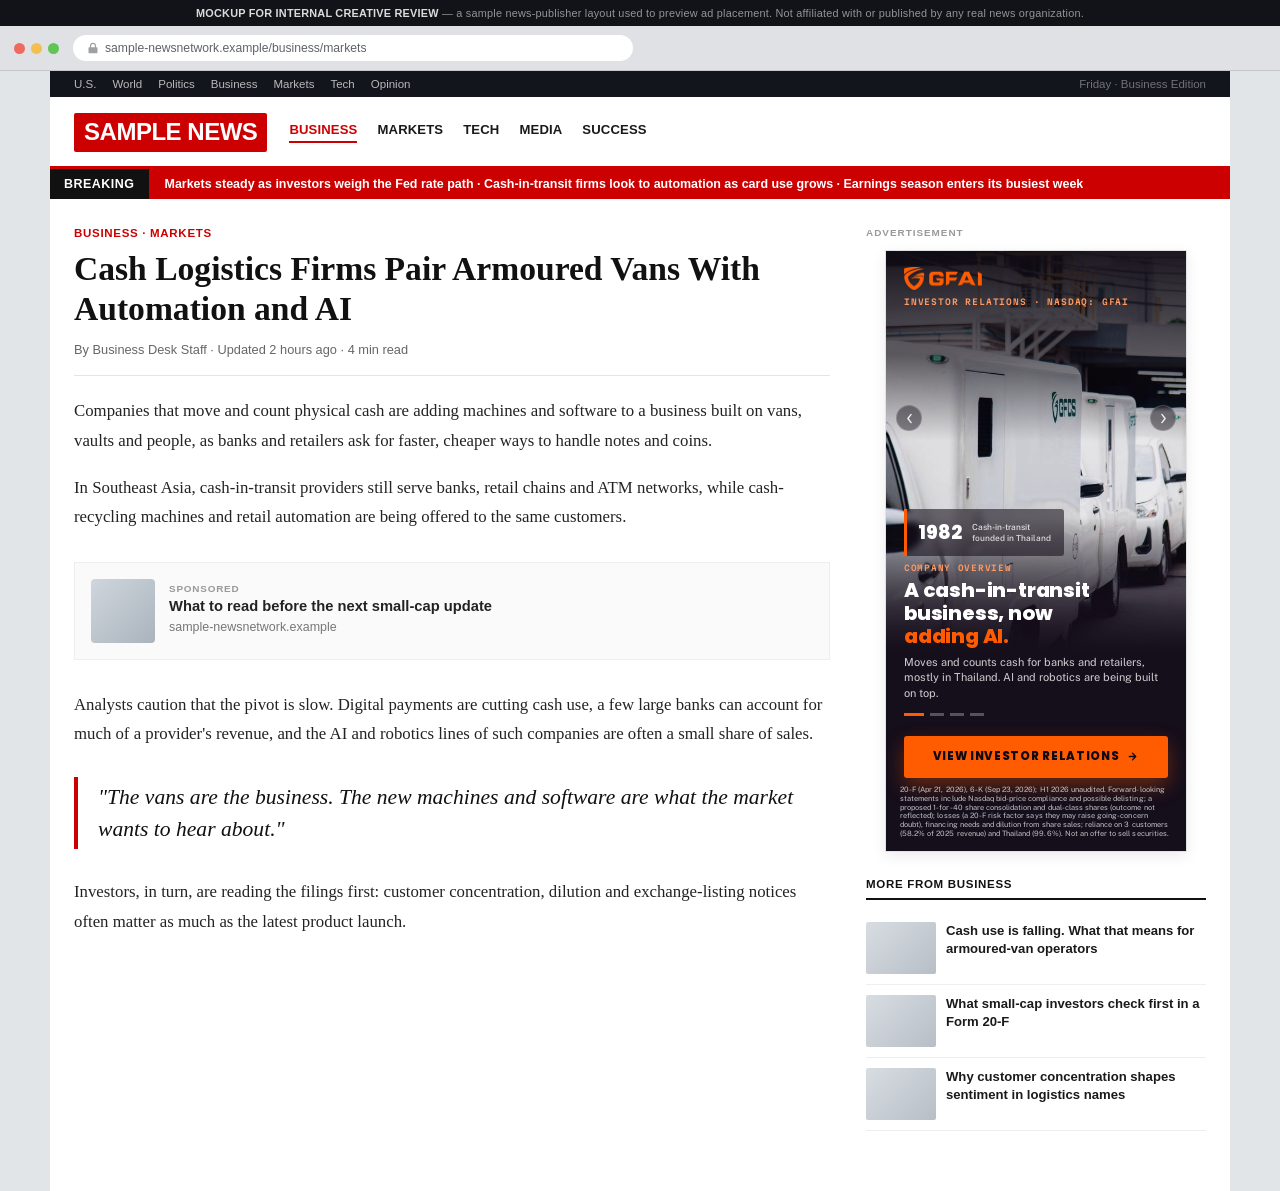
<file: context-preview/news.html>
<!DOCTYPE html>
<html lang="en">
<head>
<meta name="robots" content="noindex,nofollow">
<meta charset="UTF-8">
<meta name="viewport" content="width=device-width,initial-scale=1">
<title>In-Context Preview — Sample News Publisher Page</title>
<link rel="icon" href="data:,">
<style>
  * { margin:0; padding:0; box-sizing:border-box; }
  html, body { background:#e2e5e8; font-family:Helvetica, Arial, sans-serif; }

  /* ---- disclaimer strip ---- */
  #disclaimer {
    background:#111318;
    color:rgba(255,255,255,0.55);
    font-size:0.68rem;
    letter-spacing:0.02em;
    text-align:center;
    padding:7px 12px;
  }
  #disclaimer strong { color:rgba(255,255,255,0.85); }

  /* ---- fake browser chrome ---- */
  #browser-chrome {
    background:#dfe1e5;
    border-bottom:1px solid #c3c6cb;
    padding:9px 14px;
    display:flex;
    align-items:center;
    gap:14px;
  }
  #traffic-lights { display:flex; gap:6px; flex:0 0 auto; }
  #traffic-lights span { width:11px; height:11px; border-radius:50%; display:inline-block; }
  #traffic-lights span:nth-child(1){ background:#ed6a5e; }
  #traffic-lights span:nth-child(2){ background:#f4bf4f; }
  #traffic-lights span:nth-child(3){ background:#61c454; }
  #url-bar {
    flex:1 1 auto;
    background:#fff;
    border-radius:14px;
    padding:6px 14px;
    font-size:0.76rem;
    color:#5f6368;
    display:flex;
    align-items:center;
    gap:6px;
    max-width:560px;
  }
  #url-bar svg { flex:0 0 auto; opacity:0.6; }

  /* ---- site wrapper ---- */
  #site { background:#fff; max-width:1180px; margin:0 auto; }

  /* utility nav */
  #utility-nav {
    background:#12151b;
    color:rgba(255,255,255,0.7);
    font-size:0.72rem;
    display:flex;
    align-items:center;
    justify-content:space-between;
    padding:7px 24px;
  }
  #utility-nav .links { display:flex; gap:16px; }
  #utility-nav .links span:hover { color:#fff; }
  #utility-nav .meta { color:rgba(255,255,255,0.4); }

  /* masthead */
  #masthead {
    display:flex;
    align-items:center;
    gap:22px;
    padding:16px 24px 14px;
    border-bottom:3px solid #cc0000;
  }
  #logo {
    background:#cc0000;
    color:#fff;
    font-weight:900;
    font-size:1.5rem;
    letter-spacing:-0.02em;
    padding:5px 10px 6px;
    border-radius:2px;
    font-family:Arial, Helvetica, sans-serif;
  }
  #masthead nav { display:flex; gap:20px; flex:1; }
  #masthead nav span {
    font-size:0.82rem;
    font-weight:700;
    color:#1a1a1a;
    text-transform:uppercase;
    letter-spacing:0.01em;
    cursor:default;
  }
  #masthead nav span.active { color:#cc0000; border-bottom:2px solid #cc0000; padding-bottom:4px; }

  /* breaking ticker */
  #ticker {
    background:#cc0000;
    color:#fff;
    display:flex;
    align-items:center;
    font-size:0.78rem;
    font-weight:600;
    overflow:hidden;
    white-space:nowrap;
  }
  #ticker .badge {
    background:#111;
    padding:8px 14px;
    font-weight:900;
    letter-spacing:0.04em;
    flex:0 0 auto;
  }
  #ticker .feed { padding:8px 16px; }

  /* content grid */
  #content {
    display:grid;
    grid-template-columns:1fr 340px;
    gap:36px;
    padding:28px 24px 60px;
  }

  article .eyebrow {
    color:#cc0000;
    font-size:0.72rem;
    font-weight:800;
    letter-spacing:0.06em;
    text-transform:uppercase;
    margin-bottom:10px;
  }
  article h1 {
    font-family:Georgia, 'Times New Roman', serif;
    font-size:2.1rem;
    line-height:1.18;
    color:#111;
    margin-bottom:14px;
  }
  article .byline {
    font-size:0.8rem;
    color:#666;
    margin-bottom:20px;
    padding-bottom:18px;
    border-bottom:1px solid #e5e5e5;
  }
  article p {
    font-family:Georgia, 'Times New Roman', serif;
    font-size:1.05rem;
    line-height:1.75;
    color:#232323;
    margin-bottom:18px;
  }
  article .pull-quote {
    font-family:Georgia, 'Times New Roman', serif;
    font-style:italic;
    font-size:1.35rem;
    line-height:1.5;
    color:#111;
    border-left:4px solid #cc0000;
    padding:4px 0 4px 20px;
    margin:28px 0;
  }
  .native-slot {
    margin:30px 0;
    border:1px solid #eee;
    background:#fafafa;
    padding:16px;
    display:flex;
    gap:14px;
    align-items:center;
  }
  .native-slot .swatch { width:64px; height:64px; border-radius:4px; background:linear-gradient(135deg,#cfd6dd,#aab3bd); flex:0 0 auto; }
  .native-slot .txt .tag { font-size:0.62rem; font-weight:800; letter-spacing:0.08em; color:#999; text-transform:uppercase; margin-bottom:4px; }
  .native-slot .txt h4 { font-size:0.92rem; color:#222; margin-bottom:3px; }
  .native-slot .txt p { font-size:0.78rem; color:#777; margin:0; font-family:Helvetica, Arial, sans-serif; }

  /* right rail */
  aside { display:flex; flex-direction:column; align-items:center; gap:10px; }
  aside .sponsor-label {
    align-self:flex-start;
    font-size:0.62rem;
    font-weight:800;
    letter-spacing:0.1em;
    text-transform:uppercase;
    color:#9a9a9a;
    margin-bottom:2px;
  }
  #ad-slot {
    width:302px;    /* 300 + the 1px border each side (border-box), so the 300x600 banner isn't clipped */
    height:602px;
    border:1px solid #e2e2e2;
    box-shadow:0 4px 14px rgba(0,0,0,0.08);
    overflow:hidden;
    background:#000;
  }
  #ad-slot iframe { width:300px; height:600px; border:0; display:block; }

  .rail-more {
    align-self:stretch;
    margin-top:16px;
  }
  .rail-more .heading {
    font-size:0.72rem;
    font-weight:800;
    letter-spacing:0.06em;
    text-transform:uppercase;
    color:#111;
    border-bottom:2px solid #111;
    padding-bottom:8px;
    margin-bottom:12px;
  }
  .rail-item {
    display:flex;
    gap:10px;
    padding:10px 0;
    border-bottom:1px solid #eee;
  }
  .rail-item .thumb { width:70px; height:52px; border-radius:2px; background:linear-gradient(135deg,#d8dde2,#b7bec6); flex:0 0 auto; }
  .rail-item p { font-family:Helvetica, Arial, sans-serif; font-size:0.82rem; line-height:1.35; color:#1a1a1a; font-weight:600; }

  @media (max-width:900px) {
    #content { grid-template-columns:1fr; }
    aside { align-items:stretch; }
    #ad-slot { margin:0 auto; }
  }
</style>
</head>
<body>

<div id="disclaimer">
  <strong>MOCKUP FOR INTERNAL CREATIVE REVIEW</strong> — a sample news-publisher layout used to preview ad placement. Not affiliated with or published by any real news organization.
</div>

<div id="browser-chrome">
  <div id="traffic-lights"><span></span><span></span><span></span></div>
  <div id="url-bar">
    <svg width="12" height="12" viewBox="0 0 16 16"><path d="M8 1a4 4 0 00-4 4v2H3a1 1 0 00-1 1v6a1 1 0 001 1h10a1 1 0 001-1V8a1 1 0 00-1-1h-1V5a4 4 0 00-4-4zm-2.5 6V5a2.5 2.5 0 015 0v2h-5z" fill="currentColor"/></svg>
    sample-newsnetwork.example/business/markets
  </div>
</div>

<div id="site">
  <div id="utility-nav">
    <div class="links">
      <span>U.S.</span><span>World</span><span>Politics</span><span>Business</span><span>Markets</span><span>Tech</span><span>Opinion</span>
    </div>
    <div class="meta">Friday · Business Edition</div>
  </div>

  <div id="masthead">
    <div id="logo">SAMPLE&nbsp;NEWS</div>
    <nav>
      <span class="active">Business</span>
      <span>Markets</span>
      <span>Tech</span>
      <span>Media</span>
      <span>Success</span>
    </nav>
  </div>

  <div id="ticker">
    <span class="badge">BREAKING</span>
    <span class="feed">Markets steady as investors weigh the Fed rate path · Cash-in-transit firms look to automation as card use grows · Earnings season enters its busiest week</span>
  </div>

  <div id="content">
    <article>
      <div class="eyebrow">Business · Markets</div>
      <h1>Cash Logistics Firms Pair Armoured Vans With Automation and AI</h1>
      <div class="byline">By Business Desk Staff · Updated 2 hours ago · 4 min read</div>

      <p>Companies that move and count physical cash are adding machines and software to a business built on vans, vaults and people, as banks and retailers ask for faster, cheaper ways to handle notes and coins.</p>

      <p>In Southeast Asia, cash-in-transit providers still serve banks, retail chains and ATM networks, while cash-recycling machines and retail automation are being offered to the same customers.</p>

      <div class="native-slot">
        <div class="swatch"></div>
        <div class="txt">
          <div class="tag">Sponsored</div>
          <h4>What to read before the next small-cap update</h4>
          <p>sample-newsnetwork.example</p>
        </div>
      </div>

      <p>Analysts caution that the pivot is slow. Digital payments are cutting cash use, a few large banks can account for much of a provider&#x27;s revenue, and the AI and robotics lines of such companies are often a small share of sales.</p>

      <div class="pull-quote">"The vans are the business. The new machines and software are what the market wants to hear about."</div>

      <p>Investors, in turn, are reading the filings first: customer concentration, dilution and exchange-listing notices often matter as much as the latest product launch.</p>
    </article>

    <aside>
      <div class="sponsor-label">Advertisement</div>
      <div id="ad-slot">
        <iframe id="ad-frame" title="Sample ad placement" scrolling="no"></iframe>
      </div>

      <div class="rail-more">
        <div class="heading">More From Business</div>
        <div class="rail-item"><div class="thumb"></div><p>Cash use is falling. What that means for armoured-van operators</p></div>
        <div class="rail-item"><div class="thumb"></div><p>What small-cap investors check first in a Form 20-F</p></div>
        <div class="rail-item"><div class="thumb"></div><p>Why customer concentration shapes sentiment in logistics names</p></div>
      </div>
    </aside>
  </div>
</div>

<script>
  var CONCEPTS = {
    a: '../concept-a-photo/index.html',
    b: '../concept-b-editorial/index.html',
    c: '../concept-c-dashboard/index.html',
    d: '../concept-d-corporate/index.html'
  }
  var params = new URLSearchParams(window.location.search)
  var concept = params.get('concept')
  if (!CONCEPTS[concept]) concept = 'a'
  document.getElementById('ad-frame').src = CONCEPTS[concept]
</script>

</body>
</html>
</file>
<file: concept-a-photo/style.css>
/* ── Brand tokens — the ONLY place colors are defined. Set --dark,
   --navy, --accent and --gold from the company's real site; the rest
   derive from them (color-mix: Chrome 111+ / Safari 16.2+). ── */
:root {
  --dark:      #150e1b;
  --dark-2:    color-mix(in srgb, var(--dark) 70%, black);
  --navy:      #2c2137;
  --accent:    #ff5b00;
  --accent-d:  color-mix(in srgb, var(--accent) 82%, black);
  --accent-lt: color-mix(in srgb, var(--accent) 62%, white);
  --gold:      #ffc0ab;
  --gold-d:    color-mix(in srgb, var(--gold) 85%, black);
  --white:     #ffffff;
  --cta-ink:   var(--dark-2);  /* dark ink: white on #ff5b00 is only 3.2:1, the dark plum is 6.2:1 */
  --font-head: 'Poppins', system-ui, sans-serif;
  --font:      'Public Sans', system-ui, sans-serif;
  --mono:      'Martian Mono', ui-monospace, SFMono-Regular, Menlo, Consolas, 'Liberation Mono', monospace;
  --ease:      cubic-bezier(0.16,1,0.3,1);
}

* { margin:0; padding:0; box-sizing:border-box; }
html, body { width:300px; height:600px; overflow:hidden; background:var(--dark); }
body { font-family:var(--font); -webkit-font-smoothing:antialiased; }
a { text-decoration:none; color:inherit; }
button { border:0; background:none; font:inherit; color:inherit; cursor:pointer; -webkit-tap-highlight-color:transparent; }

/* ── Canvas ─────────────────────────────────────────────────────────
   Fixed 300x600 stage. A crossfading slide stack sits at the bottom of
   the z-order; persistent chrome (logo, nav, stats, CTA) is pinned on
   top of it and never rotates — same "fixed shell / rotating cards"
   split the Knorex reference banner used with royalSlider. */
#banner {
  position:relative;
  width:300px;
  height:600px;
  overflow:hidden;
  cursor:pointer;
  background:var(--dark);
}

/* ── Slide stack ────────────────────────────────────────────────── */
#slides { position:absolute; inset:0; z-index:1; }

.slide {
  position:absolute;
  inset:0;
  opacity:0;
  z-index:1;
  pointer-events:none;
  transition:opacity 0.9s ease;
}
.slide.active { opacity:1; z-index:2; pointer-events:auto; }

.slide-bg {
  position:absolute;
  top:0; left:0;
  width:100%; height:100%;
  object-fit:cover;
  object-position:center 20%;
  z-index:1;
  animation:kenburns 7s ease-out infinite alternate;
  user-select:none;
  -webkit-user-drag:none;
}
@keyframes kenburns {
  from { transform:scale(1); }
  to   { transform:scale(1.09); }
}

.slide-scrim-top, .slide-scrim-bottom {
  position:absolute;
  left:0; right:0;
  z-index:2;
  pointer-events:none;
}
.slide-scrim-top {
  top:0; height:190px;
  background:linear-gradient(180deg, color-mix(in srgb, var(--dark-2) 94%, transparent) 0%, color-mix(in srgb, var(--dark-2) 62%, transparent) 55%, color-mix(in srgb, var(--dark-2) 0%, transparent) 100%);
}
.slide-scrim-bottom {
  bottom:0; height:336px;
  background:linear-gradient(0deg, var(--dark) 0%, color-mix(in srgb, var(--dark) 93%, transparent) 42%, color-mix(in srgb, var(--dark) 0%, transparent) 100%);
}

.slide-copy {
  position:absolute;
  inset:0;
  z-index:3;
  transform:translateY(12px);
  transition:transform 0.9s var(--ease);
}
.slide.active .slide-copy { transform:translateY(0); }

/* Floating mid-image stat chip (per slide) */
.mid-chip {
  position:absolute;
  top:258px; left:18px;
  display:flex;
  align-items:center;
  gap:10px;
  padding:9px 13px 9px 11px;
  background:color-mix(in srgb, var(--dark) 58%, transparent);
  border-left:3px solid var(--accent);
  border-radius:0 3px 3px 0;
  backdrop-filter:blur(3px);
  -webkit-backdrop-filter:blur(3px);
}
.chip-num {
  font-family:var(--font-head);
  font-weight:800;
  font-size:19px;
  color:var(--white);
  white-space:nowrap;
}
.chip-num em { font-style:normal; color:var(--accent); }
.chip-label {
  font-family:var(--font);
  font-size:8.4px;
  line-height:1.25;
  font-weight:500;
  color:rgba(255,255,255,0.82);
}

/* Rotating headline block, pinned above the fixed bottom bar */
.copy-bottom {
  position:absolute;
  left:0; right:0;
  bottom:150px;
  padding:0 18px;
}
.kicker {
  font-family:var(--mono);
  font-weight:600;
  font-size:8px;
  letter-spacing:0.09em;
  text-transform:uppercase;
  color:var(--accent-lt);
  margin-bottom:6px;
}
.copy-bottom h1 {
  font-family:var(--font-head);
  font-weight:800;
  font-size:20px;
  line-height:1.14;
  letter-spacing:-0.01em;
  color:var(--white);
}
.copy-bottom h1 em { font-style:normal; color:var(--accent); }
.copy-bottom p {
  margin-top:7px;
  font-size:11px;
  line-height:1.4;
  color:rgba(255,255,255,0.8);
  max-width:255px;
}

/* ── Persistent chrome (never rotates) ─────────────────────────── */
#top-bar {
  position:absolute;
  top:0; left:0; right:0;
  z-index:5;
  display:flex;
  flex-direction:column;
  gap:7px;
  padding:16px 18px 0;
}
#logo { display:flex; align-items:center; gap:7px; }
#logo .lockup { display:block; width:78px; height:23px; }
#wordmark {
  font-family:var(--font-head);
  font-weight:800;
  font-size:13.5px;
  letter-spacing:0.01em;
  color:var(--white);
}
#eyebrow {
  font-family:var(--mono);
  font-weight:600;
  font-size:8.2px;
  letter-spacing:0.1em;
  color:var(--accent-lt);
}

.nav-arrow {
  position:absolute;
  top:154px;
  width:26px; height:26px;
  z-index:5;
  display:flex;
  align-items:center;
  justify-content:center;
  background:color-mix(in srgb, var(--dark) 45%, transparent);
  border:1px solid rgba(255,255,255,0.18);
  border-radius:50%;
  color:rgba(255,255,255,0.9);
  backdrop-filter:blur(2px);
  -webkit-backdrop-filter:blur(2px);
  transition:background .2s ease, transform .15s ease;
}
.nav-arrow svg { width:13px; height:13px; }
.nav-arrow:active { transform:scale(0.9); background:color-mix(in srgb, var(--accent) 55%, transparent); }
#arrow-prev { left:10px; }
#arrow-next { right:10px; }

#bottom-fixed {
  position:absolute;
  left:0; right:0; bottom:0;
  z-index:5;
  padding:0 18px 12px;
}

#dots {
  display:flex;
  gap:6px;
  margin-bottom:11px;
}
.dot {
  width:14px; height:3px;
  border-radius:2px;
  background:rgba(255,255,255,0.28);
  transition:background .3s ease, width .3s ease;
  padding:6px 0;
  background-clip:content-box;
  box-sizing:content-box;
}
.dot.active { background-color:var(--accent); width:20px; }  /* background-color, not the shorthand: the shorthand resets background-clip and paints the whole 15px hit area as a square */

#stat-row {
  display:flex;
  align-items:center;
  gap:14px;
}
.stat { display:flex; flex-direction:column; gap:2px; }
.stat-num {
  font-family:var(--font-head);
  font-weight:800;
  font-size:15px;
  color:var(--white);
}
.stat-num em { font-style:normal; color:var(--accent); }
.stat-label {
  font-family:var(--font);
  font-size:8px;
  font-weight:500;
  letter-spacing:0.03em;
  text-transform:uppercase;
  color:rgba(255,255,255,0.58);
}
.stat-div { width:1px; height:26px; background:rgba(255,255,255,0.18); }

#cta {
  margin-top:14px;
  display:flex;
  align-items:center;
  justify-content:center;
  gap:7px;
  width:100%;
  height:42px;
  background:var(--accent);
  border-radius:3px;
  color:var(--cta-ink);
  font-family:var(--font-head);
  font-weight:800;
  font-size:11.5px;
  letter-spacing:0.06em;
  text-transform:uppercase;
  box-shadow:0 8px 20px color-mix(in srgb, var(--accent) 35%, transparent);
  animation:cta-pulse 1.8s ease-in-out 2.6s 6;
}
#cta-arrow { width:13px; height:13px; }

/* Required disclosure under the CTA: names what the slides forward-look about and the listing / dilution risks.
   Public Sans at 7.4px, left-aligned, six lines; the box is widened 4px each side before the type is shrunk. */
#disclosure {
  margin:8px -4px 0;
  font-family:var(--font);
  font-size:7.4px;
  letter-spacing:0.005em;
  line-height:1.2;
  text-align:left;
  color:rgba(255,255,255,0.74);
}
@keyframes cta-pulse {
  0%, 100% { box-shadow:0 8px 20px color-mix(in srgb, var(--accent) 35%, transparent); }
  50%      { box-shadow:0 8px 26px color-mix(in srgb, var(--accent) 65%, transparent), 0 0 0 5px color-mix(in srgb, var(--accent) 12%, transparent); }
}

/* ── Entrance sequence (initial load only) ─────────────────────── */
.reveal {
  opacity:0;
  transform:translateY(14px);
  transition:opacity .7s var(--ease), transform .7s var(--ease);
}
#banner.is-live .reveal { opacity:1; transform:none; }
#top-bar[data-delay="0"] { transition-delay:.05s; }
#bottom-fixed[data-delay="4"] { transition-delay:.55s; }

#click-tag-wrapper { position:absolute; width:0; height:0; overflow:hidden; }

@media (prefers-reduced-motion: reduce) {
  .slide-bg { animation:none; }
  #cta { animation:none; }
  .reveal { transition-duration:.01s; transition-delay:0s !important; }
  .slide, .slide-copy { transition-duration:.2s; }
}
</file>
<file: concept-b-editorial/style.css>
/* ── Brand tokens — the ONLY place colors are defined. Set --accent,
   --ink and --gold from the company's real site (hex or oklch); every
   other surface/tint derives from them. ── */
:root {
  --accent:       #ff5b00;
  --ink:          #26222a;
  --gold:         #ffc0ab;
  --accent-lt:    color-mix(in oklch, var(--accent) 60%, white);
  --accent-ink:   color-mix(in oklch, var(--accent) 72%, black);
  --accent-ink-d: color-mix(in oklch, var(--accent) 62%, black);
  --accent-lo:    color-mix(in oklch, var(--accent) 14%, transparent);
  --deep:         color-mix(in oklch, var(--ink) 80%, black);
  --paper:        color-mix(in oklch, var(--ink) 2%, white);
  --tint:         color-mix(in oklch, var(--accent) 7%, white);
  --tint-2:       color-mix(in oklch, var(--accent) 24%, white);
  --card:         #ffffff;
  --text-mid:     color-mix(in oklch, var(--ink) 62%, white);
  --line:         color-mix(in oklch, var(--ink) 15%, transparent);
  --serif: 'Poppins', system-ui, sans-serif;
  --sans:  'Public Sans', system-ui, sans-serif;
  --mono:  'Martian Mono', ui-monospace, SFMono-Regular, Menlo, Consolas, 'Liberation Mono', monospace;
  --ease:  cubic-bezier(0.22, 1, 0.36, 1);
}

* { margin:0; padding:0; box-sizing:border-box; }
html, body { width:300px; height:600px; overflow:hidden; background:var(--paper); }
body { font-family:var(--sans); color:var(--ink); -webkit-font-smoothing:antialiased; }
a { text-decoration:none; color:inherit; }
button { border:0; background:none; font:inherit; color:inherit; cursor:pointer; -webkit-tap-highlight-color:transparent; }

#banner {
  position:relative;
  width:300px;
  height:600px;
  overflow:hidden;
  cursor:pointer;
  background:var(--paper);
}

#top-rule {
  position:absolute;
  top:0; left:0; right:0;
  height:3px;
  z-index:6;
  background:linear-gradient(90deg, var(--accent-ink), var(--gold));
}

/* ── Persistent top chrome ──────────────────────────────────────── */
#top-bar {
  position:absolute;
  top:3px; left:0; right:0;
  z-index:5;
  background:var(--paper);
  border-bottom:1px solid var(--line);
  padding:13px 18px 10px;
  display:flex;
  flex-direction:column;
  gap:6px;
}
#logo { display:flex; align-items:center; gap:7px; }
.lockup { display:block; width:65px; height:19px; }
#wordmark {
  font-family:var(--sans);
  font-weight:800;
  font-size:13px;
  letter-spacing:0.01em;
  color:var(--ink);
}
#masthead {
  font-family:var(--mono);
  font-size:7.6px;
  font-weight:500;
  letter-spacing:0.1em;
  color:var(--text-mid);
}

/* ── Slide stack ────────────────────────────────────────────────── */
#slides { position:absolute; top:58px; left:0; right:0; bottom:150px; z-index:1; overflow:hidden; }

.slide {
  position:absolute; inset:0;
  opacity:0;
  z-index:1;
  pointer-events:none;
  transition:opacity 0.8s ease;
}
.slide.active { opacity:1; z-index:2; pointer-events:auto; }

.slide-copy {
  padding:16px 18px 0;
  transform:translateY(10px);
  transition:transform 0.8s var(--ease);
}
.slide.active .slide-copy { transform:translateY(0); }

.eyebrow {
  font-family:var(--mono);
  font-size:9.5px;
  font-weight:500;
  letter-spacing:0.13em;
  text-transform:uppercase;
  color:var(--accent-ink);
  display:flex;
  align-items:center;
  gap:7px;
  margin-bottom:9px;
}
.eyebrow::before {
  content:'';
  width:6px; height:6px;
  border-radius:50%;
  background:var(--accent);
  flex:none;
}

.slide-copy h1 {
  font-family:var(--serif);
  font-weight:600;
  font-size:21px;
  line-height:1.16;
  letter-spacing:-0.01em;
  color:var(--ink);
}
.slide-copy h1 em { font-style:normal; color:var(--accent-ink); }

.lead {
  margin-top:8px;
  font-family:var(--sans);
  font-size:10.8px;
  line-height:1.44;
  color:var(--text-mid);
}

/* ── "Figure" schematic card, matching the site's plate component ─ */
.fig-card {
  margin-top:13px;
  border:1px solid var(--line);
  border-radius:2px;
  background:var(--card);
  overflow:hidden;
}
.fig-bar {
  display:flex;
  justify-content:space-between;
  align-items:center;
  gap:8px;
  padding:6px 10px;
  background:var(--ink);
  color:#fff;
  font-family:var(--mono);
  font-size:6.6px;
  font-weight:500;
  letter-spacing:0.12em;
  text-transform:uppercase;
}
.fig-bar span:last-child { color:var(--accent-lt); }
.fig-body { padding:9px 11px 5px; }
.fig-body svg { width:100%; height:auto; display:block; }

/* figure line-art */
.fig-node rect { fill:var(--ink); }
.fig-rail { fill:none; stroke:var(--text-mid); stroke-width:1.6; }
.fig-ghost { fill:none; stroke:var(--tint-2); stroke-width:2; }
.fig-mark { fill:none; stroke-width:10.5; stroke-linecap:round; }
.fig-mark.a { stroke:var(--accent); }
.fig-mark.b { stroke:var(--ink); }
.fig-gold { fill:var(--gold); }

.fig-mesh line { stroke:var(--accent-lt); stroke-width:1; opacity:0.7; }
.fig-dot circle { fill:var(--accent-ink); }
.fig-hub { fill:var(--gold); stroke:var(--ink); stroke-width:1.4; }

.fig-step rect { fill:var(--tint); stroke:var(--line); stroke-width:1; }
.fig-step.accent rect { fill:var(--accent-lo); stroke:var(--accent-ink); }
.fig-step.gold rect { fill:var(--tint); stroke:var(--gold); }
.fig-step text {
  font-family:var(--mono);
  font-size:8.6px;
  font-weight:700;
  letter-spacing:0.01em;
  fill:var(--ink);
}
.fig-arrow { fill:none; stroke:var(--text-mid); stroke-width:1.6; stroke-linecap:round; stroke-linejoin:round; }

.fig-base { stroke:var(--line); stroke-width:1; }
.fig-bar-prior { fill:var(--tint-2); }
.fig-bar-now { fill:var(--accent-ink); }
.fig-bar-label { font-family:var(--mono); font-size:9px; font-weight:600; fill:var(--text-mid); }
.fig-bar-label.strong { fill:var(--accent-ink); font-weight:700; font-size:10px; }
.fig-bar-year { font-family:var(--mono); font-size:7.5px; fill:var(--text-mid); letter-spacing:0.04em; }

/* key-fact row, matching the site's .kf definition-list pattern */
.kf {
  margin-top:12px;
  padding-top:10px;
  border-top:1px solid var(--line);
  display:flex;
  justify-content:space-between;
  align-items:baseline;
}
.kf dt {
  font-family:var(--mono);
  font-size:7.8px;
  font-weight:500;
  letter-spacing:0.1em;
  text-transform:uppercase;
  color:var(--text-mid);
}
.kf dd {
  display:flex;
  flex-direction:column;
  align-items:flex-end;
  gap:2px;
  font-family:var(--mono);
  font-size:13px;
  font-weight:700;
  color:var(--ink);
  text-align:right;
}
.kf dd em {
  font-style:normal;
  font-weight:600;
  font-size:7.6px;
  letter-spacing:0.03em;
  color:var(--accent-ink);
}

/* ── Nav arrows ─────────────────────────────────────────────────── */
.nav-arrow {
  position:absolute;
  top:316px;
  z-index:5;
  width:24px; height:24px;
  display:flex;
  align-items:center;
  justify-content:center;
  background:var(--card);
  border:1px solid var(--line);
  border-radius:50%;
  color:var(--ink);
  box-shadow:0 2px 8px color-mix(in oklch, var(--ink) 12%, transparent);
  transition:transform 0.15s ease, background 0.2s ease;
}
.nav-arrow svg { width:12px; height:12px; }
.nav-arrow:active { transform:scale(0.9); background:var(--tint); }
#arrow-prev { left:6px; }
#arrow-next { right:6px; }

/* ── Persistent dark band: dots + CTA ───────────────────────────── */
#dots {
  position:absolute;
  left:0; right:0; bottom:120px;
  z-index:5;
  background:var(--deep);
  display:flex;
  gap:6px;
  padding:9px 18px 6px;
}
.dot {
  width:13px; height:3px;
  border-radius:2px;
  background:oklch(1 0 0 / 0.28);
  padding:6px 0;
  background-clip:content-box;
  box-sizing:content-box;
  transition:background 0.3s ease, width 0.3s ease;
}
.dot.active { background-color:var(--accent); width:19px; }  /* background-color, not the shorthand: the shorthand resets background-clip and paints the whole hit area as a square */

#bottom-fixed {
  position:absolute;
  left:0; right:0; bottom:0;
  z-index:5;
  background:var(--deep);
  height:120px;
  padding:8px 18px 10px;
}
#bf-line-unused {
  font-family:var(--mono);
  font-size:7.4px;
  font-weight:500;
  letter-spacing:0.11em;
  color:color-mix(in oklch, var(--accent-lt) 75%, transparent);
  margin-bottom:9px;
}
#cta {
  display:flex;
  align-items:center;
  justify-content:center;
  gap:7px;
  width:100%;
  height:42px;
  background:var(--accent);
  border-radius:3px;
  color:var(--deep);
  font-family:var(--sans);
  font-weight:700;
  font-size:12px;
  letter-spacing:0.01em;
  box-shadow:0 8px 20px color-mix(in oklch, var(--accent) 30%, transparent);
  animation:cta-pulse 1.8s ease-in-out 2.6s 6;
}
#cta-arrow { width:13px; height:13px; }

/* Required disclosure under the CTA: names what the slides forward-look about and the listing / dilution risks.
   Public Sans 7.2px, left-aligned, six lines, widened 4px each side before the type is shrunk. */
#fls {
  margin:8px -4px 0;
  font-family:var(--sans);
  font-size:7.2px;
  letter-spacing:0.005em;
  line-height:1.2;
  text-align:left;
  color:color-mix(in oklch, var(--accent-lt) 62%, white);
  opacity:.9;
}
@keyframes cta-pulse {
  0%, 100% { box-shadow:0 8px 20px color-mix(in oklch, var(--accent) 30%, transparent); }
  50%      { box-shadow:0 8px 26px color-mix(in oklch, var(--accent) 55%, transparent), 0 0 0 5px color-mix(in oklch, var(--accent) 16%, transparent); }
}

/* ── Entrance sequence (initial load only) ─────────────────────── */
.reveal { opacity:0; transform:translateY(12px); transition:opacity .7s var(--ease), transform .7s var(--ease); }
#banner.is-live .reveal { opacity:1; transform:none; }
#top-bar[data-delay="0"] { transition-delay:.05s; }
#dots.reveal { transition-delay:.5s; }
#bottom-fixed[data-delay="1"] { transition-delay:.6s; }

#click-tag-wrapper { position:absolute; width:0; height:0; overflow:hidden; }

@media (prefers-reduced-motion: reduce) {
  #cta { animation:none; }
  .reveal { transition-duration:.01s; transition-delay:0s !important; }
  .slide, .slide-copy { transition-duration:.2s; }
}


/* ── Guardforce figures (drawn to filed amounts by .tmp/gen_b.py) ───── */
:root { --s2: color-mix(in oklch, var(--ink) 72%, white); --s3: color-mix(in oklch, var(--ink) 46%, white); }
.s1 { fill:var(--ink); } .s2 { fill:var(--s2); } .s3 { fill:var(--s3); } .s4 { fill:var(--gold); } .s5 { fill:var(--tint-2); } .s6 { fill:var(--accent); }
.seg-lab { font-family:var(--mono); font-size:6.4px; font-weight:600; fill:#fff; }
.seg-lab.dk { fill:var(--ink); }
.seg-call { font-family:var(--mono); font-size:6.2px; font-weight:600; letter-spacing:0.04em; fill:var(--accent-ink); }
.fig-lead { fill:none; stroke:var(--accent-ink); stroke-width:1; }
.leg { font-family:var(--mono); font-size:5.9px; font-weight:500; fill:var(--ink); }
.leg.dim { fill:var(--text-mid); font-size:5.6px; }
.tl-dot { fill:var(--ink); } .tl-now { fill:var(--accent); stroke:var(--ink); stroke-width:1.2; }
.tl-cap { font-family:var(--mono); font-size:5.4px; font-weight:500; letter-spacing:0.04em; fill:var(--text-mid); }
.fig-bar-year.l { font-size:6.2px; letter-spacing:0.06em; fill:var(--ink); font-weight:500; }
.fig-bar-ai { fill:var(--accent); }
.fig-bar-loss { fill:var(--ink); }
.fig-bar-label.sm { font-size:7.6px; } .fig-bar-year.sm { font-size:6.2px; }
</file>
<file: concept-c-dashboard/style.css>
/* ── Brand tokens — the ONLY place colors are defined. Set --dark,
   --navy, --accent and --gold from the company's real site; the rest
   derive from them (color-mix: Chrome 111+ / Safari 16.2+). ── */
:root {
  --dark:      #150e1b;
  --dark-2:    color-mix(in srgb, var(--dark) 70%, black);
  --navy:      #2c2137;
  --accent:    #ff5b00;
  --accent-d:  color-mix(in srgb, var(--accent) 82%, black);
  --accent-lt: color-mix(in srgb, var(--accent) 62%, white);
  --gold:      #ffc0ab;
  --gold-d:    color-mix(in srgb, var(--gold) 85%, black);
  --white:     #ffffff;
  --cta-ink:   var(--dark-2);  /* dark ink: white on #ff5b00 is only 3.2:1, the dark plum is 6.2:1 */
  --font-head: 'Poppins', system-ui, sans-serif;
  --font:      'Public Sans', system-ui, sans-serif;
  --mono:      'Martian Mono', ui-monospace, SFMono-Regular, Menlo, Consolas, 'Liberation Mono', monospace;
  --ease:      cubic-bezier(0.16,1,0.3,1);
}

* { margin:0; padding:0; box-sizing:border-box; }
html, body { width:300px; height:600px; overflow:hidden; background:var(--dark); }
body { font-family:var(--font); -webkit-font-smoothing:antialiased; }
a { text-decoration:none; color:inherit; }
button { border:0; background:none; font:inherit; color:inherit; cursor:pointer; -webkit-tap-highlight-color:transparent; }

/* ── Canvas ─────────────────────────────────────────────────────────
   Fixed 300x600 stage. A crossfading slide stack sits at the bottom of
   the z-order; persistent chrome (logo, nav, stats, CTA) is pinned on
   top of it and never rotates — same "fixed shell / rotating cards"
   split the Knorex reference banner used with royalSlider. */
#banner {
  position:relative;
  width:300px;
  height:600px;
  overflow:hidden;
  cursor:pointer;
  background:var(--dark);
}

/* ── Slide stack ────────────────────────────────────────────────── */
#slides { position:absolute; inset:0; z-index:1; }

.slide {
  position:absolute;
  inset:0;
  opacity:0;
  z-index:1;
  pointer-events:none;
  transition:opacity 0.9s ease;
}
.slide.active { opacity:1; z-index:2; pointer-events:auto; }

.slide-bg {
  position:absolute;
  top:0; left:0;
  width:100%; height:100%;
  object-fit:cover;
  object-position:center 20%;
  z-index:1;
  animation:kenburns 7s ease-out infinite alternate;
  user-select:none;
  -webkit-user-drag:none;
}
@keyframes kenburns {
  from { transform:scale(1); }
  to   { transform:scale(1.09); }
}

.slide-scrim-top, .slide-scrim-bottom {
  position:absolute;
  left:0; right:0;
  z-index:2;
  pointer-events:none;
}
.slide-scrim-top {
  top:0; height:190px;
  background:linear-gradient(180deg, color-mix(in srgb, var(--dark-2) 94%, transparent) 0%, color-mix(in srgb, var(--dark-2) 62%, transparent) 55%, color-mix(in srgb, var(--dark-2) 0%, transparent) 100%);
}
.slide-scrim-bottom {
  bottom:0; height:336px;
  background:linear-gradient(0deg, var(--dark) 0%, color-mix(in srgb, var(--dark) 93%, transparent) 42%, color-mix(in srgb, var(--dark) 0%, transparent) 100%);
}

.slide-copy {
  position:absolute;
  inset:0;
  z-index:3;
  transform:translateY(12px);
  transition:transform 0.9s var(--ease);
}
.slide.active .slide-copy { transform:translateY(0); }

/* Floating mid-image stat chip (per slide) */
.mid-chip {
  position:absolute;
  top:258px; left:18px;
  display:flex;
  align-items:center;
  gap:10px;
  padding:9px 13px 9px 11px;
  background:color-mix(in srgb, var(--dark) 58%, transparent);
  border-left:3px solid var(--accent);
  border-radius:0 3px 3px 0;
  backdrop-filter:blur(3px);
  -webkit-backdrop-filter:blur(3px);
}
.chip-num {
  font-family:var(--font-head);
  font-weight:800;
  font-size:19px;
  color:var(--white);
  white-space:nowrap;
}
.chip-num em { font-style:normal; color:var(--accent); }
.chip-label {
  font-family:var(--font);
  font-size:8.4px;
  line-height:1.25;
  font-weight:500;
  color:rgba(255,255,255,0.82);
}

/* Rotating headline block, pinned above the fixed bottom bar */
.copy-bottom {
  position:absolute;
  left:0; right:0;
  bottom:150px;
  padding:0 18px;
}
.kicker {
  font-family:var(--mono);
  font-weight:600;
  font-size:8px;
  letter-spacing:0.09em;
  text-transform:uppercase;
  color:var(--accent-lt);
  margin-bottom:6px;
}
.copy-bottom h1 {
  font-family:var(--font-head);
  font-weight:800;
  font-size:20px;
  line-height:1.14;
  letter-spacing:-0.01em;
  color:var(--white);
}
.copy-bottom h1 em { font-style:normal; color:var(--accent); }
.copy-bottom p {
  margin-top:7px;
  font-size:11px;
  line-height:1.4;
  color:rgba(255,255,255,0.8);
  max-width:255px;
}

/* ── Persistent chrome (never rotates) ─────────────────────────── */
#top-bar {
  position:absolute;
  top:0; left:0; right:0;
  z-index:5;
  display:flex;
  flex-direction:column;
  gap:7px;
  padding:16px 18px 0;
}
#logo { display:flex; align-items:center; gap:7px; }
#logo .lockup { display:block; width:78px; height:23px; }
#wordmark {
  font-family:var(--font-head);
  font-weight:800;
  font-size:13.5px;
  letter-spacing:0.01em;
  color:var(--white);
}
#eyebrow {
  font-family:var(--mono);
  font-weight:600;
  font-size:8.2px;
  letter-spacing:0.1em;
  color:var(--accent-lt);
}

.nav-arrow {
  position:absolute;
  top:154px;
  width:26px; height:26px;
  z-index:5;
  display:flex;
  align-items:center;
  justify-content:center;
  background:color-mix(in srgb, var(--dark) 45%, transparent);
  border:1px solid rgba(255,255,255,0.18);
  border-radius:50%;
  color:rgba(255,255,255,0.9);
  backdrop-filter:blur(2px);
  -webkit-backdrop-filter:blur(2px);
  transition:background .2s ease, transform .15s ease;
}
.nav-arrow svg { width:13px; height:13px; }
.nav-arrow:active { transform:scale(0.9); background:color-mix(in srgb, var(--accent) 55%, transparent); }
#arrow-prev { left:10px; }
#arrow-next { right:10px; }

#bottom-fixed {
  position:absolute;
  left:0; right:0; bottom:0;
  z-index:5;
  padding:0 18px 12px;
}

#dots {
  display:flex;
  gap:6px;
  margin-bottom:11px;
}
.dot {
  width:14px; height:3px;
  border-radius:2px;
  background:rgba(255,255,255,0.28);
  transition:background .3s ease, width .3s ease;
  padding:6px 0;
  background-clip:content-box;
  box-sizing:content-box;
}
.dot.active { background-color:var(--accent); width:20px; }  /* background-color, not the shorthand: the shorthand resets background-clip and paints the whole 15px hit area as a square */

#stat-row {
  display:flex;
  align-items:center;
  gap:14px;
}
.stat { display:flex; flex-direction:column; gap:2px; }
.stat-num {
  font-family:var(--font-head);
  font-weight:800;
  font-size:15px;
  color:var(--white);
}
.stat-num em { font-style:normal; color:var(--accent); }
.stat-label {
  font-family:var(--font);
  font-size:8px;
  font-weight:500;
  letter-spacing:0.03em;
  text-transform:uppercase;
  color:rgba(255,255,255,0.58);
}
.stat-div { width:1px; height:26px; background:rgba(255,255,255,0.18); }

#cta {
  margin-top:14px;
  display:flex;
  align-items:center;
  justify-content:center;
  gap:7px;
  width:100%;
  height:42px;
  background:var(--accent);
  border-radius:3px;
  color:var(--cta-ink);
  font-family:var(--font-head);
  font-weight:800;
  font-size:11.5px;
  letter-spacing:0.06em;
  text-transform:uppercase;
  box-shadow:0 8px 20px color-mix(in srgb, var(--accent) 35%, transparent);
  animation:cta-pulse 1.8s ease-in-out 2.6s 6;
}
#cta-arrow { width:13px; height:13px; }

/* Required disclosure under the CTA: names what the slides forward-look about and the listing / dilution risks.
   Public Sans at 7.4px, left-aligned, six lines; the box is widened 4px each side before the type is shrunk. */
#disclosure {
  margin:8px -4px 0;
  font-family:var(--font);
  font-size:7.4px;
  letter-spacing:0.005em;
  line-height:1.2;
  text-align:left;
  color:rgba(255,255,255,0.74);
}
@keyframes cta-pulse {
  0%, 100% { box-shadow:0 8px 20px color-mix(in srgb, var(--accent) 35%, transparent); }
  50%      { box-shadow:0 8px 26px color-mix(in srgb, var(--accent) 65%, transparent), 0 0 0 5px color-mix(in srgb, var(--accent) 12%, transparent); }
}

/* ── Entrance sequence (initial load only) ─────────────────────── */
.reveal {
  opacity:0;
  transform:translateY(14px);
  transition:opacity .7s var(--ease), transform .7s var(--ease);
}
#banner.is-live .reveal { opacity:1; transform:none; }
#top-bar[data-delay="0"] { transition-delay:.05s; }
#bottom-fixed[data-delay="4"] { transition-delay:.55s; }

#click-tag-wrapper { position:absolute; width:0; height:0; overflow:hidden; }

@media (prefers-reduced-motion: reduce) {
  .slide-bg { animation:none; }
  #cta { animation:none; }
  .reveal { transition-duration:.01s; transition-delay:0s !important; }
  .slide, .slide-copy { transition-duration:.2s; }
}


/* ══ Concept C: sign-up block, appended to Concept A's stylesheet by
   scripts/build_concept_c.py. Everything above this line is A's CSS,
   copied verbatim; don't edit it here — edit A and rebuild. ══ */

/* The sign-up is taller than A's CTA, so the chip and headline move up
   by --c-lift, and the bottom padding tightens. If A has foreground art
   in the slide background (a motif, a diagram) that now crowds the chip,
   lift it too in the C-only block at the end of this file. */
:root { --c-lift: 16px; --c-error: #ff7a6b; }
.slide-copy .mid-chip, .slide-copy .copy-bottom { translate: 0 calc(-1 * var(--c-lift)); }
#bottom-fixed { padding-bottom: 11px; }

#signup { position:relative; margin-top:13px; cursor:default; }
.sr-only {
  position:absolute; width:1px; height:1px; overflow:hidden;
  clip:rect(0 0 0 0); white-space:nowrap;
}
#signup-row {
  position:relative;
  display:flex;
  gap:6px;
  height:40px;
}
#signup-email {
  flex:1;
  min-width:0;
  height:100%;
  padding:0 11px;
  border:1px solid rgba(255,255,255,0.24);
  border-radius:3px;
  outline:0;
  background:color-mix(in srgb, var(--dark) 55%, transparent);
  color:var(--white, #fff);
  font-family:var(--font);
  font-size:11px;
  font-weight:500;
  transition:border-color .2s ease, box-shadow .2s ease, background .2s ease;
}
#signup-email::placeholder { color:rgba(255,255,255,0.6); }
#signup-email:focus {
  border-color:var(--accent);
  background:color-mix(in srgb, var(--dark) 75%, transparent);
  box-shadow:0 0 0 3px color-mix(in srgb, var(--accent) 24%, transparent);
}
#signup.is-error #signup-email { border-color:var(--c-error); animation:shake .35s ease; }
@keyframes shake {
  0%, 100% { transform:translateX(0); }
  25% { transform:translateX(-4px); }
  75% { transform:translateX(4px); }
}
/* Same fill, ink and type as A's CTA (--cta-ink), so C reads as A */
#signup-btn {
  flex:none;
  height:100%;
  padding:0 13px;
  background:var(--accent);
  border-radius:3px;
  color:var(--cta-ink, var(--dark-2));
  font-family:var(--font-head, var(--font));
  font-weight:800;
  font-size:11px;
  letter-spacing:0.06em;
  text-transform:uppercase;
  box-shadow:0 8px 20px color-mix(in srgb, var(--accent) 35%, transparent);
  transition:filter .2s ease, transform .15s ease;
  animation:btn-pulse 1.8s ease-in-out 2.6s 6;
}
#signup-btn:hover { filter:brightness(1.08); }
#signup-btn:active { transform:scale(0.96); }
#signup.is-sending #signup-btn { opacity:0.6; pointer-events:none; }
@keyframes btn-pulse {
  0%, 100% { box-shadow:0 8px 20px color-mix(in srgb, var(--accent) 35%, transparent); }
  50%      { box-shadow:0 8px 26px color-mix(in srgb, var(--accent) 60%, transparent); }
}

#signup-done {
  position:absolute;
  inset:0;
  display:flex;
  align-items:center;
  justify-content:center;
  gap:7px;
  background:var(--accent);
  border-radius:3px;
  color:var(--cta-ink, var(--dark-2));
  font-family:var(--font-head, var(--font));
  font-weight:700;
  font-size:11px;
  opacity:0;
  transform:scale(0.96);
  pointer-events:none;
  transition:opacity .35s var(--ease), transform .35s var(--ease);
}
#signup-done svg { width:15px; height:15px; flex:none; }
#signup.is-done #signup-done { opacity:1; transform:none; }
#signup.is-done #signup-email, #signup.is-done #signup-btn { visibility:hidden; }

/* Consent and error share one two-line slot, so the error never moves
   anything; the consent comes back as soon as the viewer types. */
#signup-consent, #signup-msg {
  margin-top:7px;
  height:20px;
  font-family:var(--font);
  font-size:7px;
  line-height:1.42;
}
#signup-consent { color:rgba(255,255,255,0.6); }
#signup-consent a { color:inherit; text-decoration:underline; }
#signup-msg {
  display:none;
  font-size:9px;
  font-weight:600;
  color:var(--c-error);
}
#signup.is-error #signup-consent { display:none; }
#signup.is-error #signup-msg { display:block; }

#fls-line {
  margin-top:4px;
  font-family:var(--mono);
  font-size:6.6px;
  letter-spacing:0.03em;
  line-height:1.2;
  text-align:center;
  color:rgba(255,255,255,0.55);
  white-space:nowrap;
}

@media (prefers-reduced-motion: reduce) {
  #signup-btn { animation:none; }
}

/* A's CTA look, copied from its #cta rule by build_concept_c.py */
#signup-btn {
  background:var(--accent);
  color:var(--cta-ink);
  font-family:var(--font-head);
  font-weight:800;
  letter-spacing:0.06em;
  text-transform:uppercase;
  border-radius:3px;
}
#signup-done {
  background:var(--accent);
  color:var(--cta-ink);
  font-family:var(--font-head);
  font-weight:800;
  border-radius:3px;
}

/* ══ C-only overrides (kept on rebuild) ══ */

/* The sign-up block (input row, consent, six-line disclosure) is taller than A's CTA block: lift the chip and
   headline with it (build_concept_c.py reads --c-lift). */
:root { --c-lift: 24px; }
#signup-consent, #signup-msg { height:22px; font-size:7.6px; line-height:1.4; }
#signup-consent { color:rgba(255,255,255,0.8); }
#fls-line { white-space:normal; font-family:var(--font); font-size:7.4px; letter-spacing:0.005em; line-height:1.2; text-align:left; margin:5px -4px 0; color:rgba(255,255,255,0.74); }
</file>
<file: concept-d-corporate/style.css>
/* ── Concept D — Corporate site / brand-native ─────────────────────
   The advertiser's own corporate website, extended into a 300x600 ad.
   Every source token below was read from that site's theme CSS and
   scaled to banner size; scaffold.py fills them from brand.json → "corp"
   (primary, secondary, grad_from, grad_to, band_to, btn_from, btn_to,
   btn_ink, rule, page_bg, header_bg, text, btn_radius, font_head,
   font_body, logo_w, logo_h).

   Source tokens are the ONLY place colours are defined; everything else
   derives from them (color-mix: Chrome 111+ / Safari 16.2+). To re-brand,
   change brand.json "corp", the fonts link, and assets/logo.svg.

   Each slide is one homepage module, built from shared parts:
     .m-hero   hero slider: photo + shade, gradient text panel
     .m-stats  stats module: heading font values over accent bars
     .m-split  image + text split: photo, white card, bullets
     .m-band   overlay band: photo under the gradient overlay, centred copy
   Parts: .d-photo, .d-stats > .d-stat (.d-value + .d-label), .d-vs,
   .d-list (accent bullets), .d-arrows (arrow sub-bullets), .d-rule, .nw. ── */
:root {
  /* Source tokens — the corporate site's theme (brand.json "corp") */
  --primary:    #534ab7;    /* stat values, dots, arrows: the site's deep purple ("Learn More" links) */
  --secondary:  #ff6b24;  /* underline bars, bullet markers, active-nav rule: the site's orange */
  --grad-from:  #412671;  /* hero panel gradient, left */
  --grad-to:    #52408e;    /* hero panel gradient, right */
  --band-to:    #583f88;    /* overlay / alerts band gradient, bright end */
  --btn-from:   #2a1a39;   /* .btn border gradient, left stop */
  --btn-to:     #2a1a39;     /* .btn border gradient, right stop */
  --page-bg:    #f7f6ff;       /* page background */
  --header-bg:  #2c2c3f;     /* header bar */
  --white:      #FFFFFF;
  --text:       #525273;       /* body copy */
  --btn-ink:    #ffffff;    /* .btn label colour */
  --rule:       #e3e0f5;       /* <hr> between bullet groups, bottom-block hairline */
  --shade:      #000000;             /* photo shade, header shadow */
  --btn-radius: 999px;
  --head:       #525273;      /* h2 colour on the site */
  --plum:       #2a1a39;      /* the Investor Relations pill, hero stat text */
  --foot-bg:    #2c2c3f;      /* the site's footer */

  /* Derived */
  --card-bg:     var(--white);
  --on-dark:     var(--white);
  --on-dark-2:   color-mix(in srgb, var(--white) 90%, transparent);
  --hero-shade:  color-mix(in srgb, var(--shade) 40%, transparent);   /* slider photo: #000 @ .4 */
  --panel-grad:  linear-gradient(to left,
                   color-mix(in srgb, var(--grad-to) 80%, transparent),
                   color-mix(in srgb, var(--grad-from) 80%, transparent));
  --band-grad:   linear-gradient(267.38deg, var(--band-to) -42.82%, var(--primary) 88.88%);
  --band-alpha:  0.93;        /* the overlay's opacity on the site */
  --band-size:   125% 100%;   /* a 300px crop of the full-width band: its brightest end sits off-canvas so white copy holds >= 4.5:1 */
  --btn-grad:    linear-gradient(to right, var(--btn-from), var(--btn-to));
  --hdr-shadow:  0 0 5px color-mix(in srgb, var(--shade) 30%, transparent);
  --card-shadow: 0 1px 3px color-mix(in srgb, var(--primary) 8%, transparent);

  /* Type — the site's own Google Fonts (the link in index.html <head>) */
  --font-head: 'Poppins', system-ui, sans-serif;
  --font-body: 'Poppins', system-ui, sans-serif;
  --ease:      cubic-bezier(0.16,1,0.3,1);

  /* Geometry (fixed 300x600 stage) */
  --gutter:    14px;
  --hdr-h:     48px;          /* dark site header */
  --logo-w:    75px;      /* assets/logo.svg at its display size (brand.json corp.logo_w / logo_h) */
  --logo-h:    22px;
  --bf-pad:    9px;           /* bottom block: space above the controls row */
  --ctrl-h:    22px;          /* dots + arrows row */
  --bf-gap:    8px;           /* controls → CTA */
  --cta-h:     38px;
  --bf-gap-2:  9px;           /* CTA → footer strip */
  --foot-h:    72px;          /* footer strip: the seven-line disclosure (Poppins runs wide) */
  --bf-h:      calc(var(--bf-pad) + var(--ctrl-h) + var(--bf-gap) + var(--cta-h) + var(--bf-gap-2) + var(--foot-h));
  --bar-w:     28px;          /* accent underline bar (site: 40x4) */
  --bar-h:     3px;
}

* { margin:0; padding:0; box-sizing:border-box; }
html, body { width:300px; height:600px; overflow:hidden; background:var(--page-bg); }
body { font-family:var(--font-body); color:var(--text); -webkit-font-smoothing:antialiased; text-rendering:optimizeLegibility; }
a { text-decoration:none; color:inherit; }
button { border:0; background:none; font:inherit; color:inherit; cursor:pointer; -webkit-tap-highlight-color:transparent; }
ul { list-style:none; }
.nw { white-space:nowrap; }                       /* keeps hyphenated names and compounds unbroken */
.slide p, .slide li { text-wrap-style:pretty; }   /* no one-word last lines; style only: the text-wrap shorthand would reset white-space:nowrap on .d-value */

/* ── Canvas ───────────────────────────────────────────────────────── */
#banner {
  position:relative;
  width:300px;
  height:600px;
  overflow:hidden;
  cursor:pointer;
  background:var(--page-bg);
}

/* ── Slide stack: each slide fills only the space between the header
   and the bottom block, so slide copy can never run under the chrome. ── */
#slides { position:absolute; inset:0; z-index:1; }
.slide {
  position:absolute;
  left:0; right:0;
  top:var(--hdr-h);
  bottom:var(--bf-h);
  overflow:hidden;
  opacity:0;
  z-index:1;
  pointer-events:none;
  transition:opacity 0.9s ease;
}
.slide.active { opacity:1; z-index:2; pointer-events:auto; }

/* Content rises in on each slide change */
.slide > :not(.d-photo) {
  transform:translateY(10px);
  transition:transform 0.9s var(--ease);
}
.slide.active > :not(.d-photo) { transform:none; }

/* ── Shared parts ─────────────────────────────────────────────────── */
/* Full-bleed photo (hero slider, overlay band) */
.d-photo {
  position:absolute;
  inset:0;
  width:100%; height:100%;
  object-fit:cover;
  z-index:0;
  user-select:none;
  -webkit-user-drag:none;
  animation:d-zoom 9s ease-out infinite alternate;
}
@keyframes d-zoom { from { transform:scale(1); } to { transform:scale(1.06); } }

/* Stat (.module-stats .stat): heading-font value, accent bar, body label */
.d-value {
  font-family:var(--font-head);
  font-weight:500;
  line-height:1.15;
  color:var(--primary);
  white-space:nowrap;
}
.d-vs { font-size:0.62em; font-weight:400; }
.d-label {
  font-size:10px;
  line-height:1.45;
  color:var(--text);
}
.d-label::before {                 /* .stat .description:before — the 40x4 bar */
  content:'';
  display:block;
  width:var(--bar-w);
  height:var(--bar-h);
  margin:6px 0 7px;
  background:var(--secondary);
  transform:scaleX(0);
  transform-origin:left center;
  transition:transform 0.7s var(--ease) 0.35s;
}
.slide.active .d-label::before { transform:none; }

/* Bulleted copy (.content-bg-white ul): accent markers, body text */
.d-list { list-style:disc; padding-left:13px; }
.d-list > li {
  font-size:10px;
  line-height:1.45;
  color:var(--text);
}
.d-list > li::marker { color:var(--secondary); }
/* Sub-bullets (.content-bg-white ul li ul li): primary text, accent arrow */
.d-arrows { list-style:none; margin-top:6px; }
.d-arrows li {
  position:relative;
  padding-left:15px;
  margin-top:4px;
  font-size:10px;
  line-height:1.4;
  color:var(--primary);
}
.d-arrows li::before {             /* the site's arrow icon, as a mask so it takes the token colour */
  content:'';
  position:absolute;
  left:0; top:2px;
  width:10px; height:10px;
  background:var(--secondary);
  -webkit-mask:url("data:image/svg+xml,%3Csvg xmlns='http://www.w3.org/2000/svg' viewBox='0 0 24 25'%3E%3Cpath d='M12 4.18066L10.585 5.59566L16.17 11.1807H4V13.1807H16.17L10.585 18.7657L12 20.1807L20 12.1807L12 4.18066Z'/%3E%3C/svg%3E") center / contain no-repeat;
          mask:url("data:image/svg+xml,%3Csvg xmlns='http://www.w3.org/2000/svg' viewBox='0 0 24 25'%3E%3Cpath d='M12 4.18066L10.585 5.59566L16.17 11.1807H4V13.1807H16.17L10.585 18.7657L12 20.1807L20 12.1807L12 4.18066Z'/%3E%3C/svg%3E") center / contain no-repeat;
}
.d-rule { border:0; border-top:1px solid var(--rule); margin:10px 0; }  /* .content-bg-white hr */

/* ── Module: hero slider (.module.row-background-slider) ───────────── */
.m-hero { background:var(--primary); }
.m-hero .d-photo { object-position:50% 15%; }
.m-hero::after {                   /* .slide-inner::before — shade over the photo */
  content:'';
  position:absolute;
  inset:0;
  background:var(--hero-shade);
  z-index:1;
}
.hero-panel {                      /* .slide-content — the gradient text panel */
  position:absolute;
  left:var(--gutter); right:var(--gutter);
  bottom:16px;
  z-index:2;
  padding:20px 18px 18px;
  background:var(--panel-grad);
}
.hero-panel h2 {                   /* .float-title */
  font-family:var(--font-head);
  font-weight:400;
  font-size:20px;
  line-height:1.25;
  color:var(--on-dark);
}
.hero-desc {                       /* .slide-description */
  margin-top:10px;
  font-size:10.5px;
  line-height:1.5;
  color:var(--on-dark);
}
.m-hero .d-stats { display:flex; gap:26px; margin-top:16px; }
.m-hero .d-value { font-size:22px; color:var(--on-dark); }
.m-hero .d-label { font-size:9.5px; color:var(--on-dark-2); }

/* ── Module: stats (.module.module-stats), on the page background ─── */
.m-stats {
  display:flex;
  flex-direction:column;
  justify-content:center;          /* the section's copy sits mid-slide */
  padding:0 20px 4px;
  background:var(--page-bg);
}
.stats-head h2 {
  font-family:var(--font-head);
  font-weight:400;
  font-size:20px;
  line-height:1.25;
  color:var(--primary);
  text-wrap:balance;
}
.stats-head p {
  margin-top:9px;
  font-size:10.5px;
  line-height:1.5;
  color:var(--text);
}
.m-stats .d-stats { display:flex; flex-direction:column; gap:18px; margin-top:22px; }
.m-stats .d-value { font-size:28px; }

/* ── Module: image + text split (.module.row-default.content-bg-white) */
.m-split {
  display:flex;
  flex-direction:column;
  padding:12px var(--gutter);
  background:var(--page-bg);
}
.split-photo {                     /* .module-image */
  display:block;
  flex:none;
  width:100%;
  height:182px;
  object-fit:cover;
  object-position:50% 50%;
}
/* "Illustrative image" label on a photo of a person: a patient photo can imply a result */
.split-fig { position:relative; flex:none; margin:0; }
.split-fig figcaption {
  position:absolute;
  right:6px; bottom:6px;
  padding:2px 6px;
  background:color-mix(in srgb, var(--shade) 55%, transparent);
  font-size:7px;
  line-height:1.2;
  letter-spacing:0.02em;
  color:var(--on-dark);
}
.split-card {                      /* .content-wrapper .module-content (white) */
  flex:1;
  padding:17px 18px 14px;
  background:var(--card-bg);
  box-shadow:var(--card-shadow);
}
.split-card h2 {
  font-family:var(--font-head);
  font-weight:400;
  font-size:17.5px;
  line-height:1.25;
  color:var(--primary);
}
.split-card h2::after {            /* .content-bg-white h2:after — accent bar */
  content:'';
  display:block;
  width:var(--bar-w);
  height:var(--bar-h);
  margin:9px 0 12px;
  background:var(--secondary);
}

/* ── Module: overlay band (.module.row-default.background.overlay.dark) */
.m-band { background:var(--primary); }
.m-band .d-photo { object-position:50% 30%; }
.m-band::after {                   /* .overlay:not(.no-overlay)::before */
  content:'';
  position:absolute;
  inset:0;
  background:var(--band-grad) left center / var(--band-size) no-repeat;
  opacity:var(--band-alpha);
  z-index:1;
}
.band-content {
  position:absolute;
  inset:0;
  z-index:2;
  display:flex;
  flex-direction:column;
  justify-content:center;
  padding:0 20px;
  text-align:center;
}
.band-content h2 {
  font-family:var(--font-head);
  font-weight:400;
  font-size:20px;
  line-height:1.25;
  color:var(--on-dark);
  text-wrap:balance;
}
.band-desc, .band-note {
  font-size:10.5px;
  line-height:1.5;
  color:var(--on-dark);
}
.band-desc { margin-top:10px; }
.m-band .d-stats {
  display:grid;
  grid-template-columns:repeat(3, 1fr);
  gap:8px;
  margin-top:20px;
}
.m-band .d-value { font-size:21px; color:var(--on-dark); }
.m-band .d-label { font-size:9px; color:var(--on-dark-2); }
.m-band .d-label::before { margin-left:auto; margin-right:auto; background:var(--on-dark); transform-origin:center; }
.band-note { margin-top:18px; color:var(--on-dark-2); }

/* ── Persistent chrome (never rotates) ─────────────────────────────── */
#top-bar {                         /* #header — white bar, soft shadow */
  position:absolute;
  top:0; left:0; right:0;
  height:var(--hdr-h);
  z-index:6;
  display:flex;
  align-items:center;
  justify-content:space-between;
  padding:0 var(--gutter);
  background:var(--header-bg);
  box-shadow:var(--hdr-shadow);
}
#logo { display:block; width:var(--logo-w); height:var(--logo-h); }
#ticker {                          /* set as the active main-menu item */
  position:relative;
  padding-bottom:5px;
  font-family:var(--font-head);
  font-weight:500;
  font-size:9.5px;
  letter-spacing:0.02em;
  color:var(--primary);
}
#ticker::after {                   /* .main-menu > li.active > a:after — 2px accent rule */
  content:'';
  position:absolute;
  left:0; right:0; bottom:0;
  height:2px;
  background:var(--secondary);
}

#bottom-fixed {
  position:absolute;
  left:0; right:0; bottom:0;
  height:var(--bf-h);
  z-index:5;
  padding-top:var(--bf-pad);
  background:var(--white);
  box-shadow:0 -1px 0 var(--rule);
}

/* Slider dots: rings, filled when active (.row-background-slider .slick-dots) */
#dots {
  display:flex;
  align-items:center;
  gap:2px;
  height:var(--ctrl-h);
  margin:0 0 var(--bf-gap) calc(var(--gutter) - 4px);
}
.dot { position:relative; width:18px; height:18px; }
.dot::before {
  content:'';
  position:absolute;
  inset:4px;
  border:1px solid var(--primary);
  border-radius:50%;
  background-color:transparent;
  transition:background-color .3s ease;
}
.dot.active::before { background-color:var(--primary); }

.nav-arrow {                       /* round control, like the slider's pause button */
  position:absolute;
  z-index:6;
  bottom:calc(var(--foot-h) + var(--bf-gap-2) + var(--cta-h) + var(--bf-gap));
  width:var(--ctrl-h);
  height:var(--ctrl-h);
  display:flex;
  align-items:center;
  justify-content:center;
  border-radius:50%;
  background:var(--primary);
  color:var(--on-dark);
  transition:background-color .2s ease, transform .15s ease;
}
.nav-arrow svg { width:11px; height:11px; }
.nav-arrow:hover { background:var(--grad-to); }
.nav-arrow:active { transform:scale(0.9); }
#arrow-next { right:var(--gutter); }
#arrow-prev { right:calc(var(--gutter) + var(--ctrl-h) + 6px); }

/* CTA — the site's .btn: pill, 2px gradient border over a white fill */
#cta {
  display:flex;
  align-items:center;
  justify-content:center;
  gap:8px;
  height:var(--cta-h);
  margin:0 var(--gutter) var(--bf-gap-2);
  border:2px solid transparent;
  border-radius:var(--btn-radius);
  background:linear-gradient(var(--white), var(--white)) padding-box, var(--btn-grad) border-box;
  font-family:var(--font-head);
  font-weight:500;
  font-size:12.5px;
  line-height:1;
  color:var(--btn-ink);
  transition:background-color .2s ease, border-color .2s ease, color .2s ease;
}
#cta-arrow {
  width:17px; height:17px;
  fill:var(--primary);
  animation:d-nudge 1.4s ease-in-out 2.4s 4;
}
/* .btn:hover — filled primary, white label + arrow; whole-banner hover signals the click */
#banner:hover #cta, #cta:hover, #cta:focus-visible {
  background:var(--primary);
  border-color:var(--primary);
  color:var(--on-dark);
}
#banner:hover #cta-arrow, #cta:hover #cta-arrow, #cta:focus-visible #cta-arrow { fill:var(--on-dark); }
@keyframes d-nudge { 0%, 100% { transform:translateX(0); } 50% { transform:translateX(3px); } }

/* Required disclosure — set in the site's footer strip. Two lines fit; it names
   what the slides actually forward-look about rather than a generic line. */
#fls {
  height:var(--foot-h);
  display:flex;
  align-items:center;
  justify-content:center;
  padding:0 12px;
  background:var(--primary);
  font-size:7.5px;
  line-height:9.5px;
  text-align:center;
  text-wrap:balance;
  overflow:hidden;
  color:var(--on-dark-2);
}

/* ── Entrance sequence (initial load only) ─────────────────────────── */
.reveal {
  opacity:0;
  transform:translateY(8px);
  transition:opacity .7s var(--ease), transform .7s var(--ease);
}
#top-bar.reveal { transform:translateY(-8px); }
#banner.is-live .reveal { opacity:1; transform:none; }
#top-bar[data-delay="0"] { transition-delay:.05s; }
#bottom-fixed[data-delay="4"] { transition-delay:.45s; }

#click-tag-wrapper { position:absolute; width:0; height:0; overflow:hidden; }

@media (prefers-reduced-motion: reduce) {
  .d-photo, #cta-arrow { animation:none; }
  .reveal { transition-duration:.01s; transition-delay:0s !important; }
  .slide, .slide > *, .d-label::before { transition-duration:.2s; transition-delay:0s; }
}


/* ══ Guardforce AI module set (guardforceai.com homepage in miniature) ══════════════════════════════════════ */
.stats-head h2, .layers-head h2, .band-content h2 { color:var(--head); font-weight:500; }
.d-value { font-weight:500; }

/* Hero: the site's dark-to-lavender gradient with the dotted orb; white title on the dark part, plum stats on the light part */
.m-hero {
  display:flex; flex-direction:column;
  padding:24px 20px 16px;
  background:linear-gradient(180deg, #1a181d 0, #1e1c30 34%, #2f2e5a 56%, #858ad0 76%, #dfe1fc 100%);
}
.m-hero::after { display:none; }
.orb { position:absolute; right:-104px; top:-34px; width:250px; height:auto; z-index:0; pointer-events:none; }
.hero-copy { position:relative; z-index:2; }
.hero-copy h2 { font-family:var(--font-head); font-weight:500; font-size:21px; line-height:1.24; color:#fff; max-width:226px; }
.hero-pill { display:inline-block; margin-top:11px; padding:5px 11px; border-radius:999px; background:rgba(255,255,255,0.20); font-size:8.8px; font-weight:500; line-height:1.3; color:#fff; }
.hero-desc { margin-top:11px; font-size:10.5px; line-height:1.55; color:rgba(255,255,255,0.93); max-width:250px; }
.m-hero .d-stats { position:relative; z-index:2; margin-top:auto; display:flex; gap:22px; }
.m-hero .d-value { font-size:22px; color:var(--plum); }
.m-hero .d-label { font-size:9.5px; color:var(--plum); max-width:118px; }
.m-hero .d-label::before { background:var(--secondary); }

/* Stats on the lavender page */
.m-stats { justify-content:center; padding:0 20px 2px; }
.m-stats .d-stats { gap:13px; margin-top:16px; }
.m-stats .d-value { font-size:27px; }

/* "The Engine Powering Our AI Ecosystem": white numbered cards with tinted icon tiles */
.m-layers { display:flex; flex-direction:column; padding:16px 16px 12px; background:var(--page-bg); }
.layers-head h2 { font-size:17.5px; line-height:1.25; }
.layers-head p { margin-top:5px; font-size:10px; line-height:1.4; color:var(--text); }
.layers { list-style:none; display:flex; flex-direction:column; gap:9px; margin-top:14px; }
.layer { position:relative; display:flex; align-items:center; gap:11px; padding:12px 12px; background:#fff; border-radius:10px; box-shadow:0 0 0 1px color-mix(in srgb, var(--primary) 7%, transparent), 0 6px 14px color-mix(in srgb, var(--primary) 9%, transparent); }
.layer-no { position:absolute; right:11px; top:3px; font-size:22px; font-weight:600; line-height:1; color:color-mix(in srgb, var(--primary) 10%, transparent); }
.layer-ico { flex:none; width:28px; height:28px; border-radius:8px; background-position:center; background-repeat:no-repeat; background-size:16px; }
.layer-ico.i1 { background-color:#ebe8ff; background-image:url("data:image/svg+xml,%3Csvg xmlns='http://www.w3.org/2000/svg' viewBox='0 0 24 24' fill='none' stroke='%23534ab7' stroke-width='1.8' stroke-linecap='round' stroke-linejoin='round'%3E%3Cpath d='M7 18a4.5 4.5 0 0 1-.5-9A6 6 0 0 1 18 9.5 4.3 4.3 0 0 1 17 18z'/%3E%3C/svg%3E"); }
.layer-ico.i2 { background-color:#dcf5ea; background-image:url("data:image/svg+xml,%3Csvg xmlns='http://www.w3.org/2000/svg' viewBox='0 0 24 24' fill='none' stroke='%23007956' stroke-width='1.8' stroke-linecap='round' stroke-linejoin='round'%3E%3Ccircle cx='12' cy='5' r='2'/%3E%3Ccircle cx='5.5' cy='19' r='2'/%3E%3Ccircle cx='18.5' cy='19' r='2'/%3E%3Cpath d='M12 7v5M12 12H5.5v5M12 12h6.5v5'/%3E%3C/svg%3E"); }
.layer-ico.i3 { background-color:#ffeedd; background-image:url("data:image/svg+xml,%3Csvg xmlns='http://www.w3.org/2000/svg' viewBox='0 0 24 24' fill='none' stroke='%23ff7a2f' stroke-width='1.8' stroke-linecap='round' stroke-linejoin='round'%3E%3Cpath d='M12 3 3 8l9 5 9-5zM3 13l9 5 9-5'/%3E%3C/svg%3E"); }
.layer h3 { font-size:11.5px; font-weight:500; line-height:1.2; color:#111; }
.layer p { margin-top:2px; font-size:8.8px; font-weight:500; line-height:1.3; color:var(--head); }
.m-layers .d-stats.row { display:flex; gap:14px; margin-top:auto; padding-top:10px; }
.m-layers .d-stat { flex:1; }
.m-layers .d-value { font-size:21px; }
.m-layers .d-label { font-size:9px; }

/* Plum band: the site's IR / footer plum, with the orb faint behind */
.m-band { background:linear-gradient(160deg, var(--grad-from) 0%, var(--band-to) 62%, var(--primary) 125%); }
.m-band::after { display:none; }
.band-orb { right:auto; left:-96px; top:auto; bottom:-70px; opacity:0.22; transform:scaleX(-1); }
.band-content h2 { color:var(--on-dark); font-size:19px; }
.m-band .d-label::before { background:var(--secondary); }
.m-band .d-stats { margin-top:18px; }
.band-note { margin-top:16px; font-size:10px; }

/* Chrome: dark header with the orange lockup, plum Investor Relations pill, the site's dark footer strip */
#ticker { color:#fff; }
#bottom-fixed { background:var(--page-bg); }
#cta { background:var(--plum); border-color:var(--plum); color:#fff; font-weight:600; }
#cta-arrow { fill:#fff; }
#fls {
  display:block; align-items:initial; justify-content:initial;
  height:var(--foot-h); padding:7px 12px 0;
  background:var(--foot-bg);
  font-size:7px; line-height:8.6px; text-align:left; text-wrap:auto;
  color:rgba(255,255,255,0.8);
}
</file>
